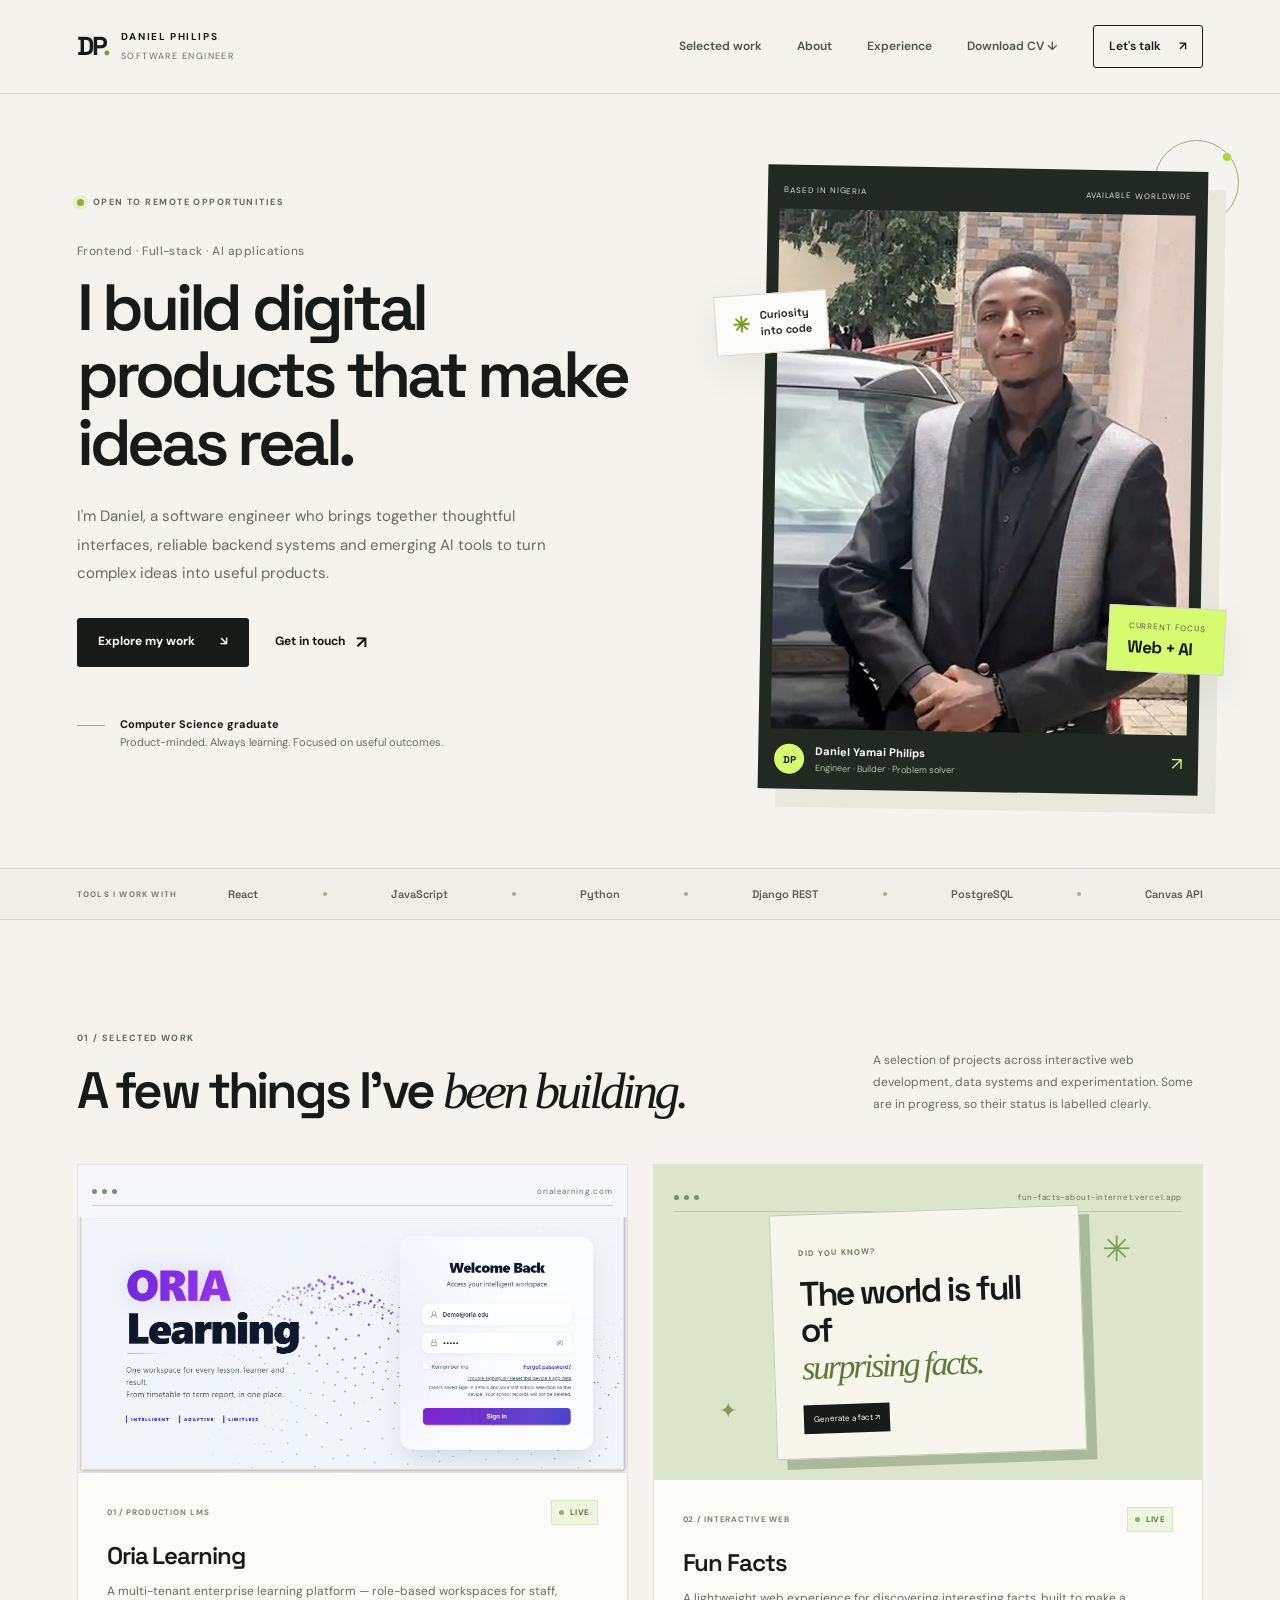
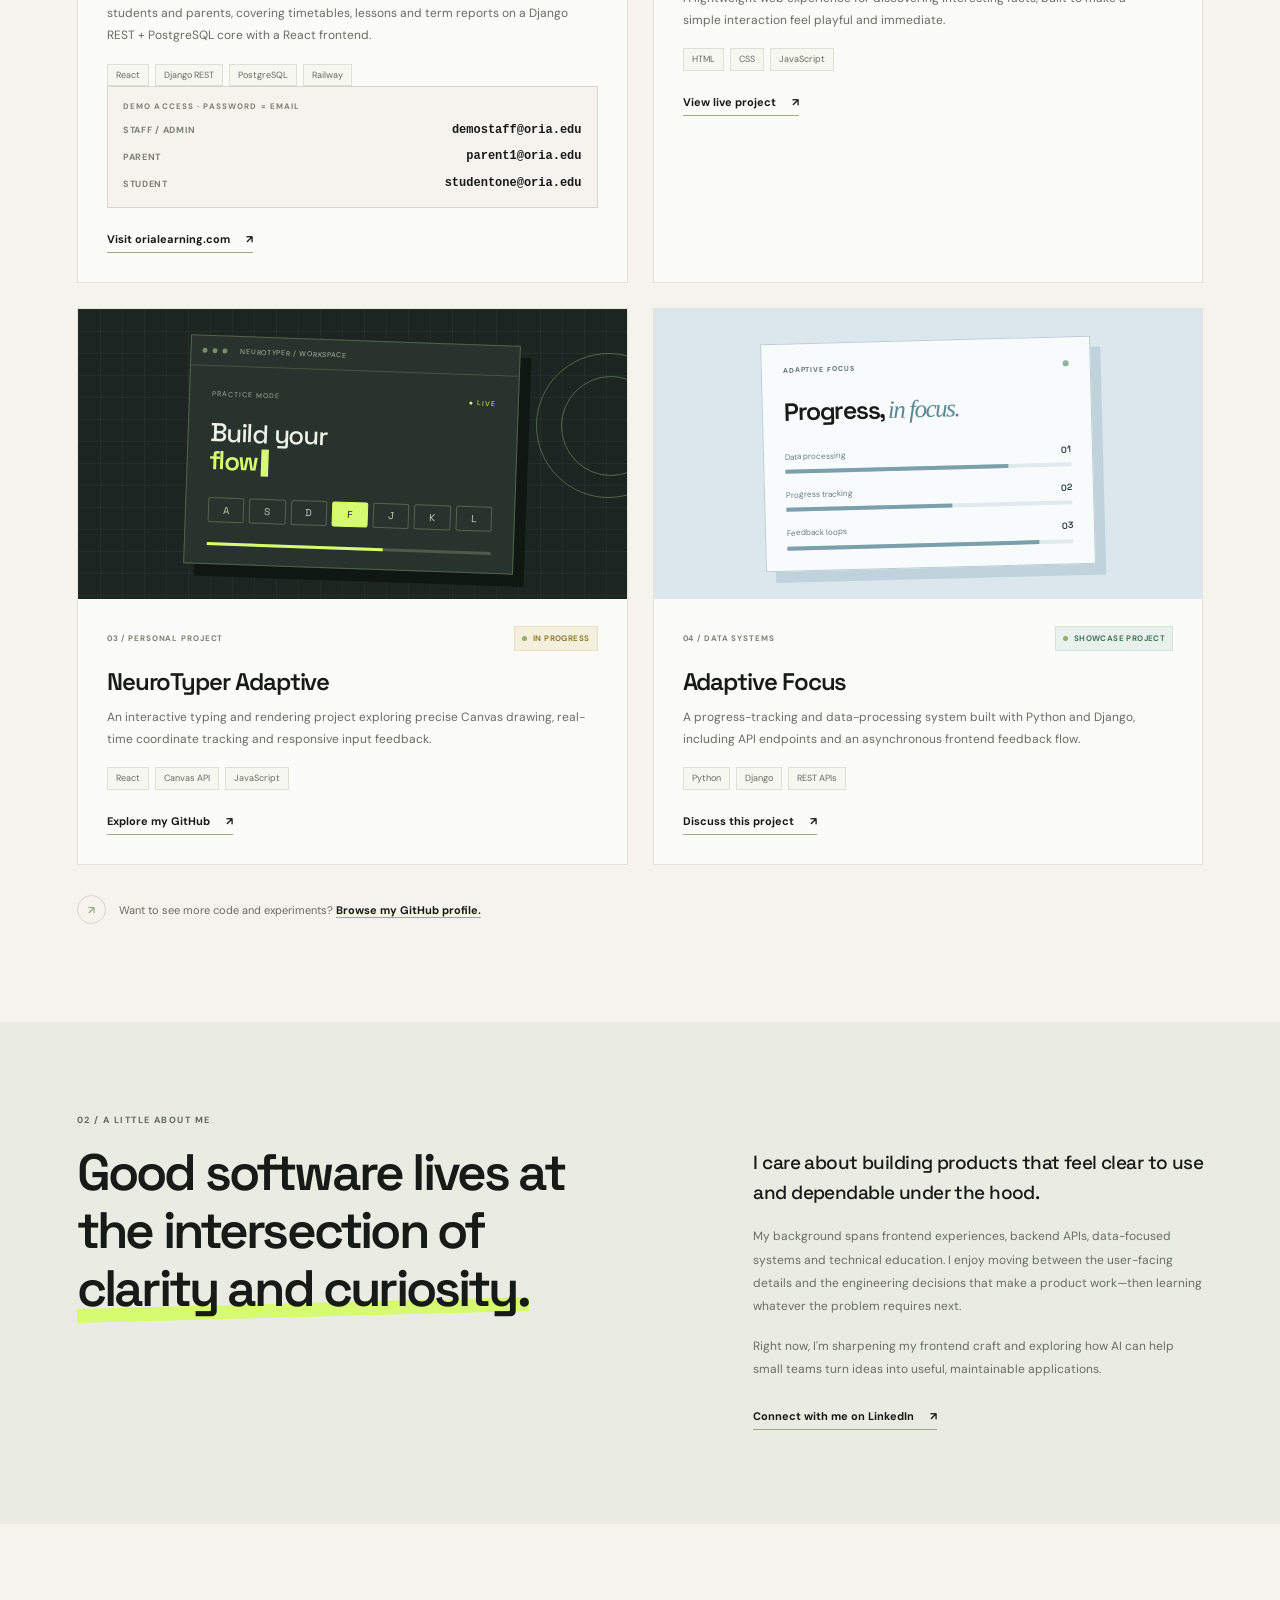
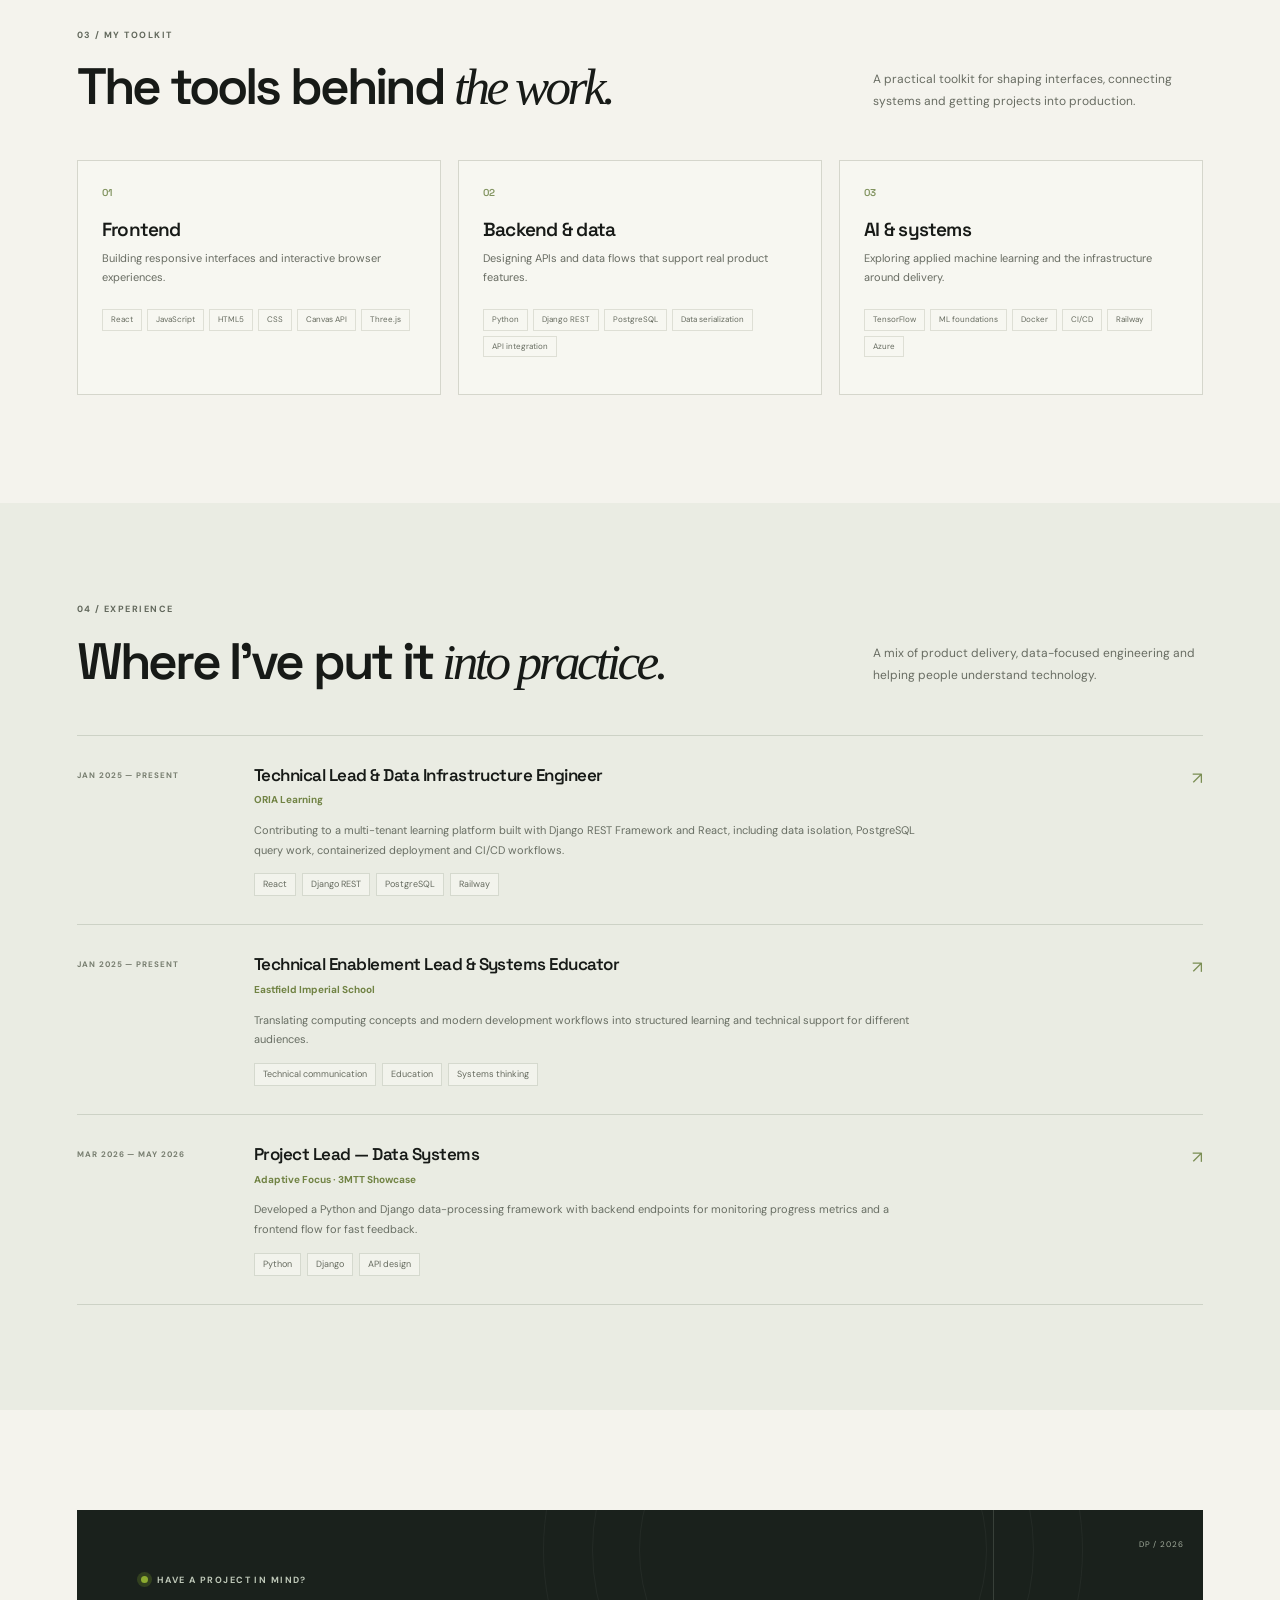
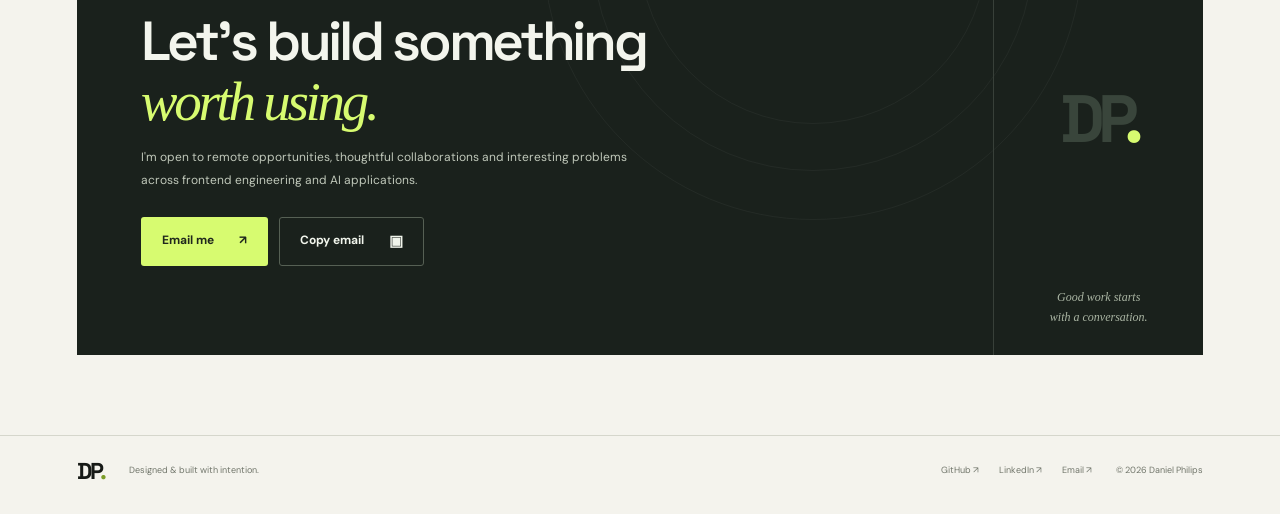
<file: index.html>
<!doctype html>
<html lang="en">
<head>
  <meta charset="utf-8">
  <meta name="viewport" content="width=device-width, initial-scale=1">
  <meta name="theme-color" content="#f4f3ed">
  <meta name="description" content="Daniel Yamai Philips is a software engineer building thoughtful web products with React, Python, Django and emerging AI technologies.">
  <meta property="og:title" content="Daniel Philips — Software Engineer & Product Builder">
  <meta property="og:description" content="Frontend, full-stack and AI application development. Explore selected projects and get in touch.">
  <meta property="og:type" content="website">
  <title>Daniel Philips — Software Engineer & Product Builder</title>
  <link rel="icon" type="image/svg+xml" href="assets/favicon.svg">
  <link rel="preconnect" href="https://fonts.googleapis.com">
  <link rel="preconnect" href="https://fonts.gstatic.com" crossorigin>
  <link href="https://fonts.googleapis.com/css2?family=DM+Sans:wght@400;500;600;700&family=Space+Grotesk:wght@400;500;600;700&display=swap" rel="stylesheet">
  <link rel="stylesheet" href="styles.css">
</head>
<body>
  <a class="skip-link" href="#main-content">Skip to content</a>
  <div class="site-shell">
    <header class="site-header">
      <a class="brand" href="#top" aria-label="Daniel Philips home">
        <span class="brand-mark">DP<span>.</span></span>
        <span class="brand-copy"><strong>DANIEL PHILIPS</strong><small>SOFTWARE ENGINEER</small></span>
      </a>
      <button class="menu-toggle" aria-expanded="false" aria-controls="primary-nav" aria-label="Open navigation">
        <span></span><span></span>
      </button>
      <nav id="primary-nav" class="primary-nav" aria-label="Main navigation">
        <a href="#work">Selected work</a>
        <a href="#about">About</a>
        <a href="#experience">Experience</a>
        <a href="assets/Daniel-Philips-CV.pdf" target="_blank" rel="noreferrer">Download CV <span aria-hidden="true">↓</span></a>
        <a href="#contact" class="nav-contact">Let's talk <span aria-hidden="true">↗</span></a>
      </nav>
    </header>

    <main id="top">
      <section id="main-content" class="hero section-pad" aria-labelledby="hero-title">
        <div class="hero-copy reveal">
          <div class="eyebrow"><span class="status-dot"></span> OPEN TO REMOTE OPPORTUNITIES</div>
          <p class="hero-kicker">Frontend · Full-stack · AI applications</p>
          <h1 id="hero-title">I build digital products that <span class="highlight">make ideas real.</span></h1>
          <p class="hero-summary">I'm Daniel, a software engineer who brings together thoughtful interfaces, reliable backend systems and emerging AI tools to turn complex ideas into useful products.</p>
          <div class="hero-actions">
            <a class="button button-dark" href="#work">Explore my work <span aria-hidden="true">↘</span></a>
            <a class="button button-text" href="mailto:danielyamaip112@gmail.com">Get in touch <span aria-hidden="true">↗</span></a>
          </div>
          <div class="hero-proof">
            <div class="proof-line"></div>
            <p><strong>Computer Science graduate</strong><br><span>Product-minded. Always learning. Focused on useful outcomes.</span></p>
          </div>
        </div>

        <div class="hero-visual reveal reveal-late">
          <div class="portrait-frame">
            <div class="portrait-topline"><span>BASED IN NIGERIA</span><span>AVAILABLE WORLDWIDE</span></div>
            <img src="assets/daniel-philips-portrait.jpg" alt="Daniel Philips wearing a black and grey suit" class="portrait" width="800" height="1000">
            <div class="portrait-caption"><span class="caption-orb"></span><span><strong>Daniel Yamai Philips</strong><small>Engineer · Builder · Problem solver</small></span><span class="caption-arrow" aria-hidden="true">↗</span></div>
          </div>
          <div class="float-note note-one"><span class="note-icon">✳</span><span>Curiosity<br>into code</span></div>
          <div class="float-note note-two"><span class="note-label">CURRENT FOCUS</span><strong>Web + AI</strong></div>
          <span class="decor-ring" aria-hidden="true"></span>
        </div>
      </section>

      <div class="tech-strip" aria-label="Technologies">
        <span class="strip-label">TOOLS I WORK WITH</span>
        <div class="tech-list"><span>React</span><i></i><span>JavaScript</span><i></i><span>Python</span><i></i><span>Django REST</span><i></i><span>PostgreSQL</span><i></i><span>Canvas API</span></div>
      </div>

      <section id="work" class="work-section section-pad" aria-labelledby="work-title">
        <div class="section-heading reveal">
          <div><p class="eyebrow section-index">01 / SELECTED WORK</p><h2 id="work-title">A few things I've <span class="serif-italic">been building.</span></h2></div>
          <p class="section-description">A selection of projects across interactive web development, data systems and experimentation. Some are in progress, so their status is labelled clearly.</p>
        </div>

        <div class="project-grid">
          <article class="project-card reveal">
            <div class="project-art oria-art">
              <div class="browser-bar"><span></span><span></span><span></span><small>orialearning.com</small></div>
              <img src="assets/oria-cover.png" alt="Oria Learning sign-in screen" loading="lazy">
            </div>
            <div class="project-info"><div class="project-meta"><span>01 / PRODUCTION LMS</span><span class="status-tag status-live"><i></i> LIVE</span></div><h3>Oria Learning</h3><p>A multi-tenant enterprise learning platform — role-based workspaces for staff, students and parents, covering timetables, lessons and term reports on a Django REST + PostgreSQL core with a React frontend.</p><div class="tag-row"><span>React</span><span>Django REST</span><span>PostgreSQL</span><span>Railway</span></div><div class="demo-creds"><span class="demo-title">DEMO ACCESS · PASSWORD = EMAIL</span><div class="demo-row"><span>Staff / Admin</span><b>demostaff@oria.edu</b></div><div class="demo-row"><span>Parent</span><b>parent1@oria.edu</b></div><div class="demo-row"><span>Student</span><b>studentone@oria.edu</b></div></div><a class="project-link" href="https://orialearning.com" target="_blank" rel="noreferrer">Visit orialearning.com <span aria-hidden="true">↗</span></a></div>
          </article>

          <article class="project-card reveal">
            <div class="project-art fun-art" aria-hidden="true">
              <div class="browser-bar"><span></span><span></span><span></span><small>fun-facts-about-internet.vercel.app</small></div>
              <div class="fun-art-content"><span class="mini-overline">DID YOU KNOW?</span><strong>The world is full of<br><em>surprising facts.</em></strong><span class="fun-pill">Generate a fact ↗</span></div>
              <div class="fun-spark spark-a">✳</div><div class="fun-spark spark-b">✦</div>
            </div>
            <div class="project-info"><div class="project-meta"><span>02 / INTERACTIVE WEB</span><span class="status-tag status-live"><i></i> LIVE</span></div><h3>Fun Facts</h3><p>A lightweight web experience for discovering interesting facts, built to make a simple interaction feel playful and immediate.</p><div class="tag-row"><span>HTML</span><span>CSS</span><span>JavaScript</span></div><a class="project-link" href="https://fun-facts-about-internet.vercel.app/" target="_blank" rel="noreferrer">View live project <span aria-hidden="true">↗</span></a></div>
          </article>

          <article class="project-card reveal">
            <div class="project-art neuro-art" aria-hidden="true">
              <div class="neuro-window"><div class="window-top"><span></span><span></span><span></span><small>NEUROTYPER / WORKSPACE</small></div><div class="typing-stage"><div class="typing-label">PRACTICE MODE <span>● LIVE</span></div><div class="typing-copy">Build your<br><b>flow<span class="cursor">▍</span></b></div><div class="key-row"><span>A</span><span>S</span><span>D</span><span>F</span><span>J</span><span>K</span><span>L</span></div><div class="stage-line"><span></span></div></div></div>
              <span class="art-orbit orbit-a"></span><span class="art-orbit orbit-b"></span>
            </div>
            <div class="project-info"><div class="project-meta"><span>03 / PERSONAL PROJECT</span><span class="status-tag status-build"><i></i> IN PROGRESS</span></div><h3>NeuroTyper Adaptive</h3><p>An interactive typing and rendering project exploring precise Canvas drawing, real-time coordinate tracking and responsive input feedback.</p><div class="tag-row"><span>React</span><span>Canvas API</span><span>JavaScript</span></div><a class="project-link" href="https://github.com/Rexangels" target="_blank" rel="noreferrer">Explore my GitHub <span aria-hidden="true">↗</span></a></div>
          </article>

          <article class="project-card reveal">
            <div class="project-art focus-art" aria-hidden="true">
              <div class="focus-panel"><div class="focus-head"><span>ADAPTIVE FOCUS</span><span class="focus-dot"></span></div><div class="focus-number">Progress, <em>in focus.</em></div><div class="progress-item"><span>Data processing</span><b>01</b><div class="progress-track"><i style="width:78%"></i></div></div><div class="progress-item"><span>Progress tracking</span><b>02</b><div class="progress-track"><i style="width:58%"></i></div></div><div class="progress-item"><span>Feedback loops</span><b>03</b><div class="progress-track"><i style="width:88%"></i></div></div></div>
            </div>
            <div class="project-info"><div class="project-meta"><span>04 / DATA SYSTEMS</span><span class="status-tag status-done"><i></i> SHOWCASE PROJECT</span></div><h3>Adaptive Focus</h3><p>A progress-tracking and data-processing system built with Python and Django, including API endpoints and an asynchronous frontend feedback flow.</p><div class="tag-row"><span>Python</span><span>Django</span><span>REST APIs</span></div><a class="project-link" href="mailto:danielyamaip112@gmail.com?subject=Adaptive%20Focus%20project%20discussion">Discuss this project <span aria-hidden="true">↗</span></a></div>
          </article>
        </div>
        <div class="work-footnote reveal"><span class="footnote-mark">↗</span><p>Want to see more code and experiments? <a href="https://github.com/Rexangels" target="_blank" rel="noreferrer">Browse my GitHub profile.</a></p></div>
      </section>

      <section id="about" class="about-section section-pad" aria-labelledby="about-title">
        <div class="about-intro reveal"><p class="eyebrow section-index">02 / A LITTLE ABOUT ME</p><h2 id="about-title">Good software lives at the intersection of <span class="highlight">clarity and curiosity.</span></h2></div>
        <div class="about-body reveal"><p class="about-lead">I care about building products that feel clear to use and dependable under the hood.</p><p>My background spans frontend experiences, backend APIs, data-focused systems and technical education. I enjoy moving between the user-facing details and the engineering decisions that make a product work—then learning whatever the problem requires next.</p><p>Right now, I'm sharpening my frontend craft and exploring how AI can help small teams turn ideas into useful, maintainable applications.</p><a class="inline-link" href="https://www.linkedin.com/in/daniel-yamai-philips-b79875277" target="_blank" rel="noreferrer">Connect with me on LinkedIn <span aria-hidden="true">↗</span></a></div>
      </section>

      <section class="skills-section section-pad" aria-labelledby="skills-title">
        <div class="section-heading reveal"><div><p class="eyebrow section-index">03 / MY TOOLKIT</p><h2 id="skills-title">The tools behind <span class="serif-italic">the work.</span></h2></div><p class="section-description">A practical toolkit for shaping interfaces, connecting systems and getting projects into production.</p></div>
        <div class="skills-grid reveal">
          <article class="skill-card"><div class="skill-number">01</div><h3>Frontend</h3><p>Building responsive interfaces and interactive browser experiences.</p><div class="skill-tags"><span>React</span><span>JavaScript</span><span>HTML5</span><span>CSS</span><span>Canvas API</span><span>Three.js</span></div></article>
          <article class="skill-card"><div class="skill-number">02</div><h3>Backend & data</h3><p>Designing APIs and data flows that support real product features.</p><div class="skill-tags"><span>Python</span><span>Django REST</span><span>PostgreSQL</span><span>Data serialization</span><span>API integration</span></div></article>
          <article class="skill-card"><div class="skill-number">03</div><h3>AI & systems</h3><p>Exploring applied machine learning and the infrastructure around delivery.</p><div class="skill-tags"><span>TensorFlow</span><span>ML foundations</span><span>Docker</span><span>CI/CD</span><span>Railway</span><span>Azure</span></div></article>
        </div>
      </section>

      <section id="experience" class="experience-section section-pad" aria-labelledby="experience-title">
        <div class="section-heading reveal"><div><p class="eyebrow section-index">04 / EXPERIENCE</p><h2 id="experience-title">Where I've put it <span class="serif-italic">into practice.</span></h2></div><p class="section-description">A mix of product delivery, data-focused engineering and helping people understand technology.</p></div>
        <div class="experience-list">
          <article class="experience-row reveal"><div class="experience-date">JAN 2025 — PRESENT</div><div class="experience-main"><h3>Technical Lead & Data Infrastructure Engineer</h3><p class="experience-org">ORIA Learning</p><p>Contributing to a multi-tenant learning platform built with Django REST Framework and React, including data isolation, PostgreSQL query work, containerized deployment and CI/CD workflows.</p><div class="tag-row"><span>React</span><span>Django REST</span><span>PostgreSQL</span><span>Railway</span></div></div><span class="experience-arrow" aria-hidden="true">↗</span></article>
          <article class="experience-row reveal"><div class="experience-date">JAN 2025 — PRESENT</div><div class="experience-main"><h3>Technical Enablement Lead & Systems Educator</h3><p class="experience-org">Eastfield Imperial School</p><p>Translating computing concepts and modern development workflows into structured learning and technical support for different audiences.</p><div class="tag-row"><span>Technical communication</span><span>Education</span><span>Systems thinking</span></div></div><span class="experience-arrow" aria-hidden="true">↗</span></article>
          <article class="experience-row reveal"><div class="experience-date">MAR 2026 — MAY 2026</div><div class="experience-main"><h3>Project Lead — Data Systems</h3><p class="experience-org">Adaptive Focus · 3MTT Showcase</p><p>Developed a Python and Django data-processing framework with backend endpoints for monitoring progress metrics and a frontend flow for fast feedback.</p><div class="tag-row"><span>Python</span><span>Django</span><span>API design</span></div></div><span class="experience-arrow" aria-hidden="true">↗</span></article>
        </div>
      </section>

      <section id="contact" class="contact-section section-pad" aria-labelledby="contact-title">
        <div class="contact-card reveal"><div class="contact-pattern" aria-hidden="true"></div><div class="contact-content"><p class="eyebrow"><span class="status-dot"></span> HAVE A PROJECT IN MIND?</p><h2 id="contact-title">Let's build something <span>worth using.</span></h2><p>I'm open to remote opportunities, thoughtful collaborations and interesting problems across frontend engineering and AI applications.</p><div class="contact-actions"><a class="button button-lime" href="mailto:danielyamaip112@gmail.com">Email me <span aria-hidden="true">↗</span></a><button class="button button-outline" id="copy-email" data-email="danielyamaip112@gmail.com">Copy email <span aria-hidden="true">▣</span></button></div><p class="copy-feedback" id="copy-feedback" role="status" aria-live="polite"></p></div><div class="contact-side"><span class="side-index">DP / 2026</span><div class="side-monogram">DP<span>.</span></div><span class="side-note">Good work starts<br>with a conversation.</span></div></div>
      </section>
    </main>

    <footer class="site-footer section-pad"><a class="footer-brand" href="#top">DP<span>.</span></a><p>Designed & built with intention.</p><div class="footer-links"><a href="https://github.com/Rexangels" target="_blank" rel="noreferrer">GitHub ↗</a><a href="https://www.linkedin.com/in/daniel-yamai-philips-b79875277" target="_blank" rel="noreferrer">LinkedIn ↗</a><a href="mailto:danielyamaip112@gmail.com">Email ↗</a></div><span class="copyright">© <span id="year"></span> Daniel Philips</span></footer>
  </div>
  <script src="script.js"></script>
</body>
</html>
</file>
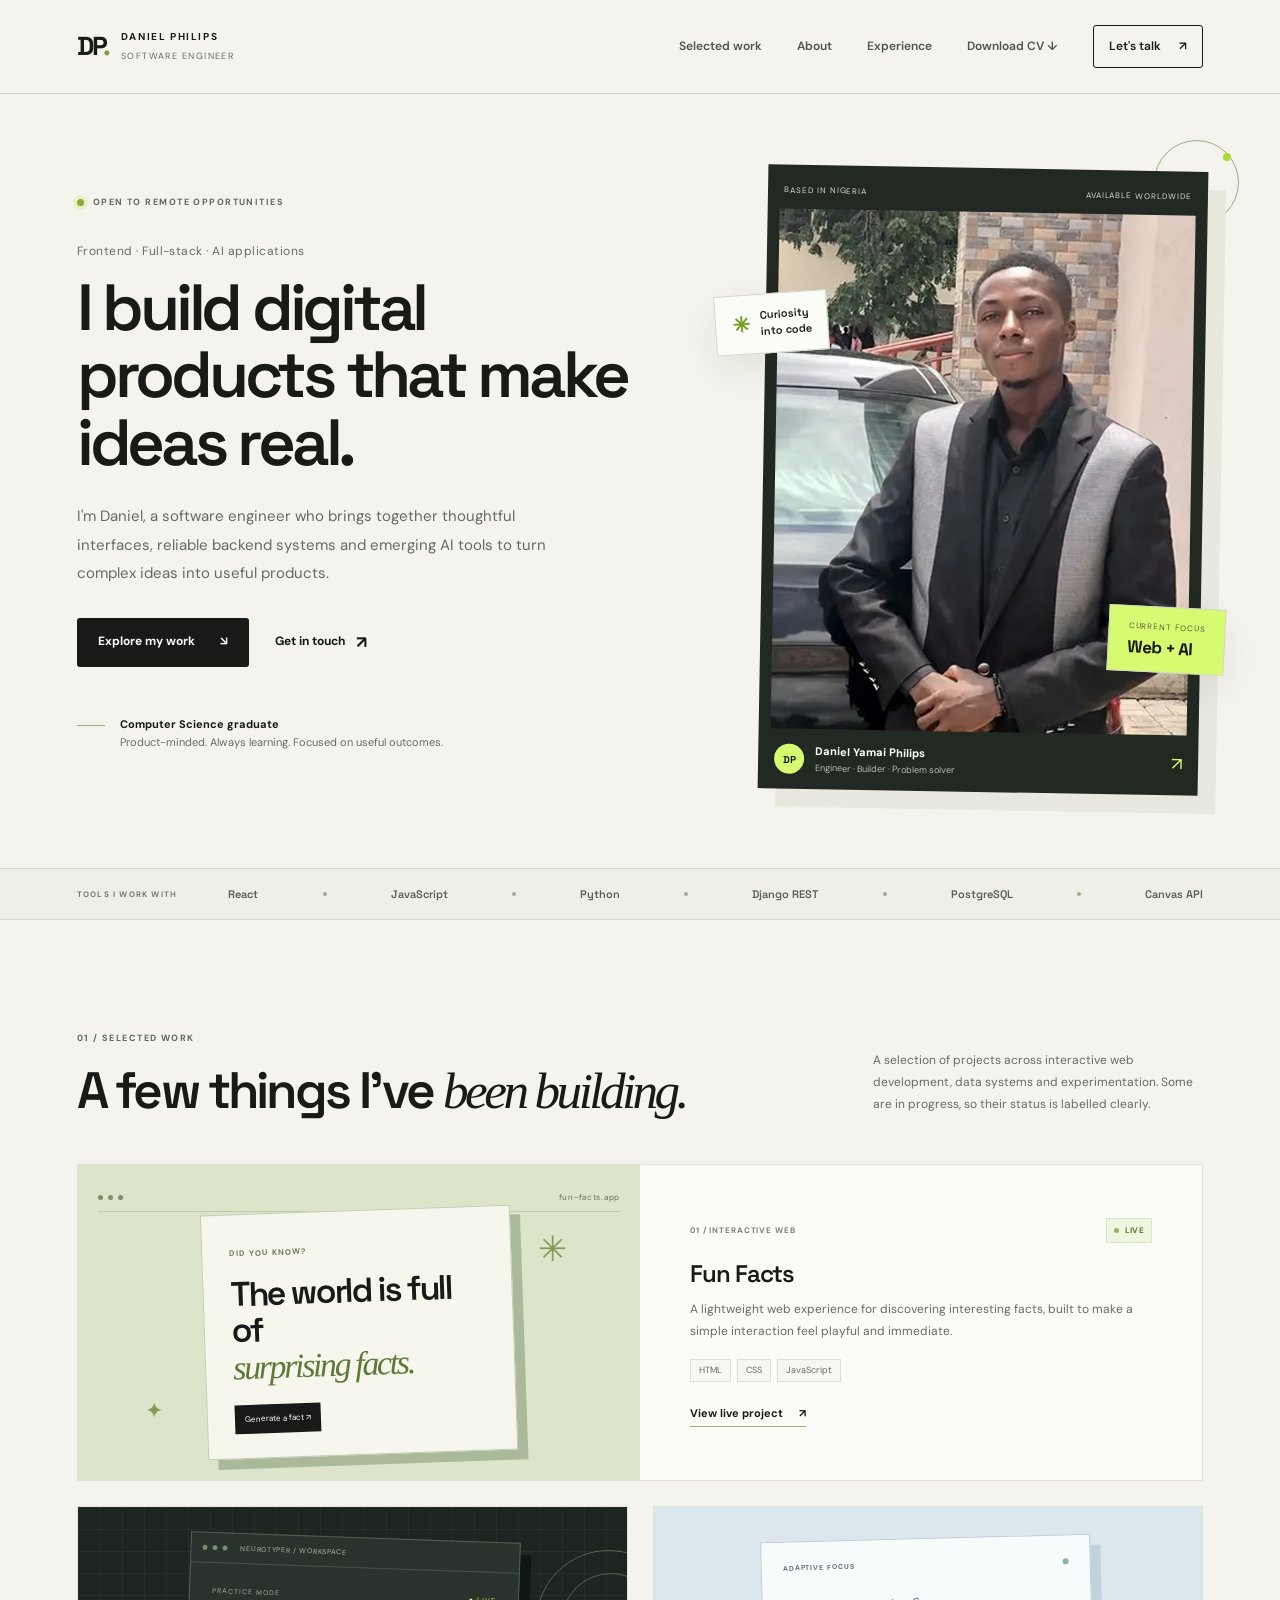
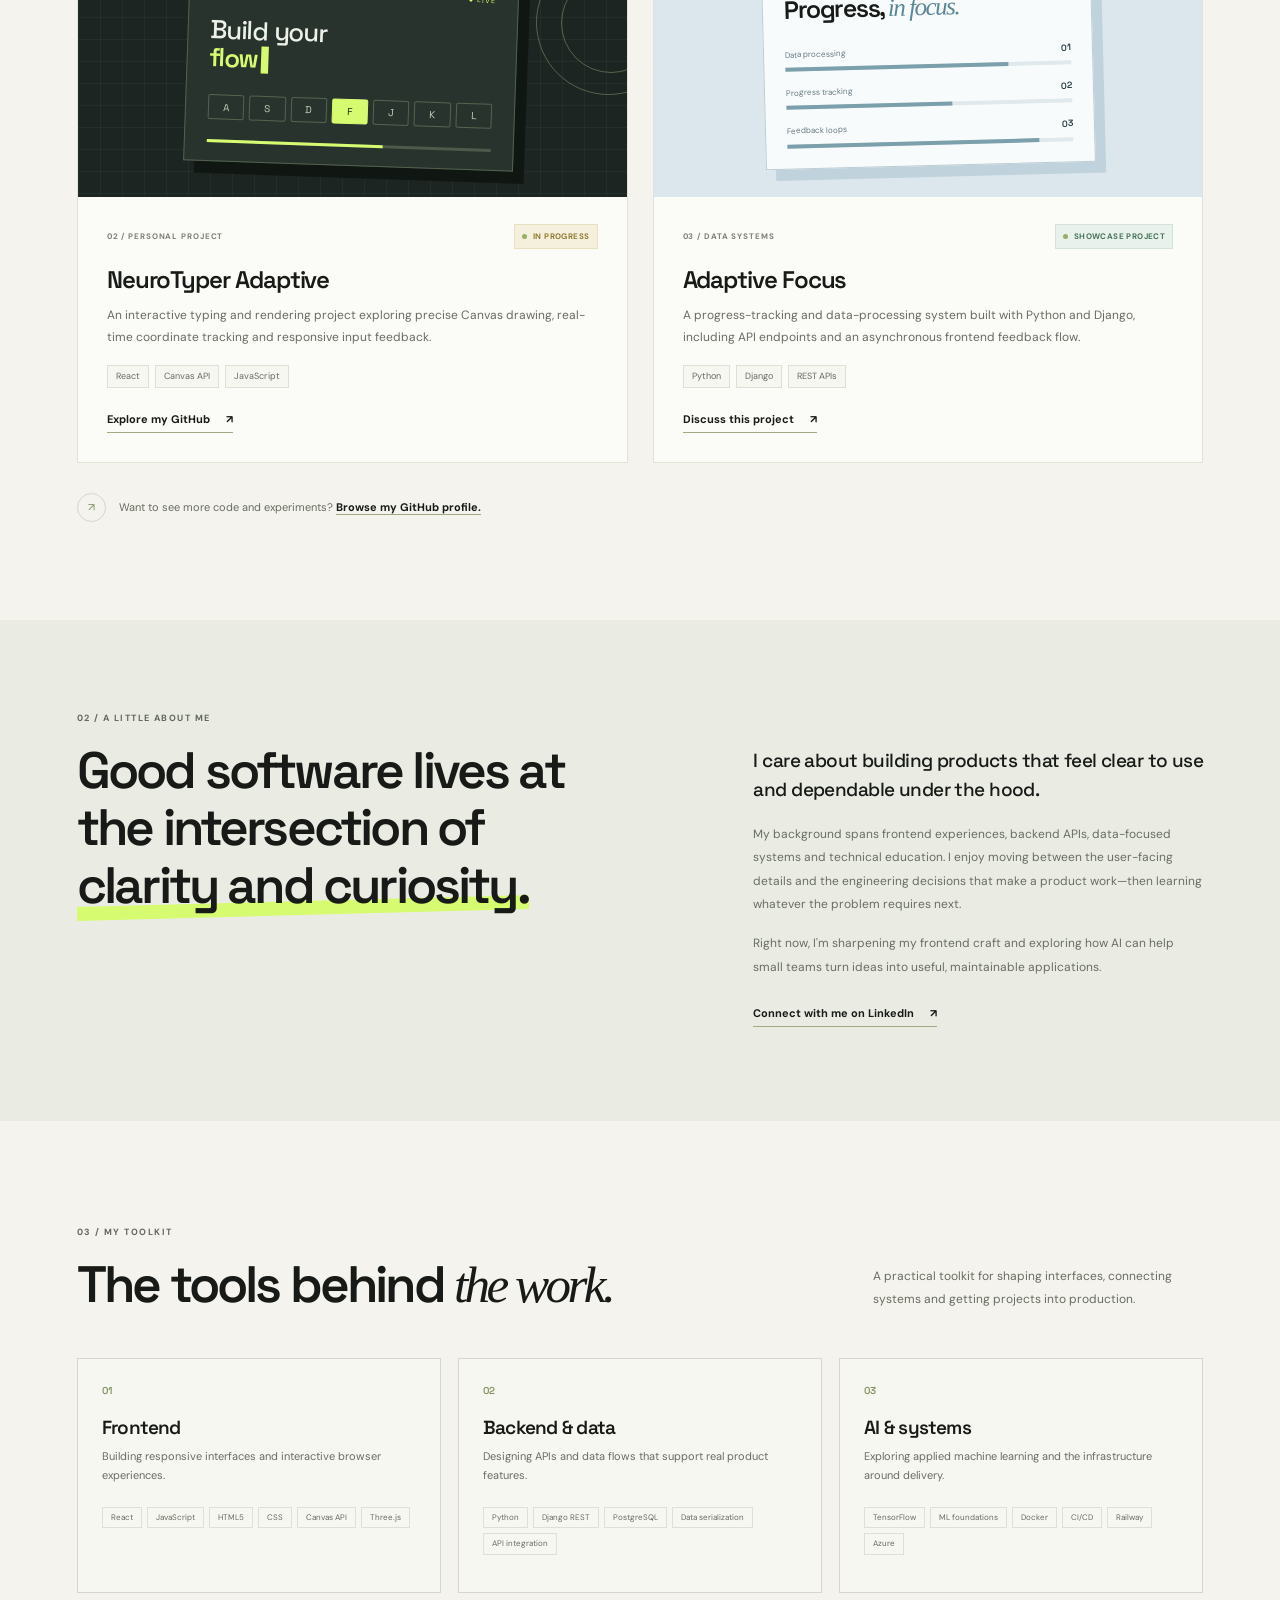
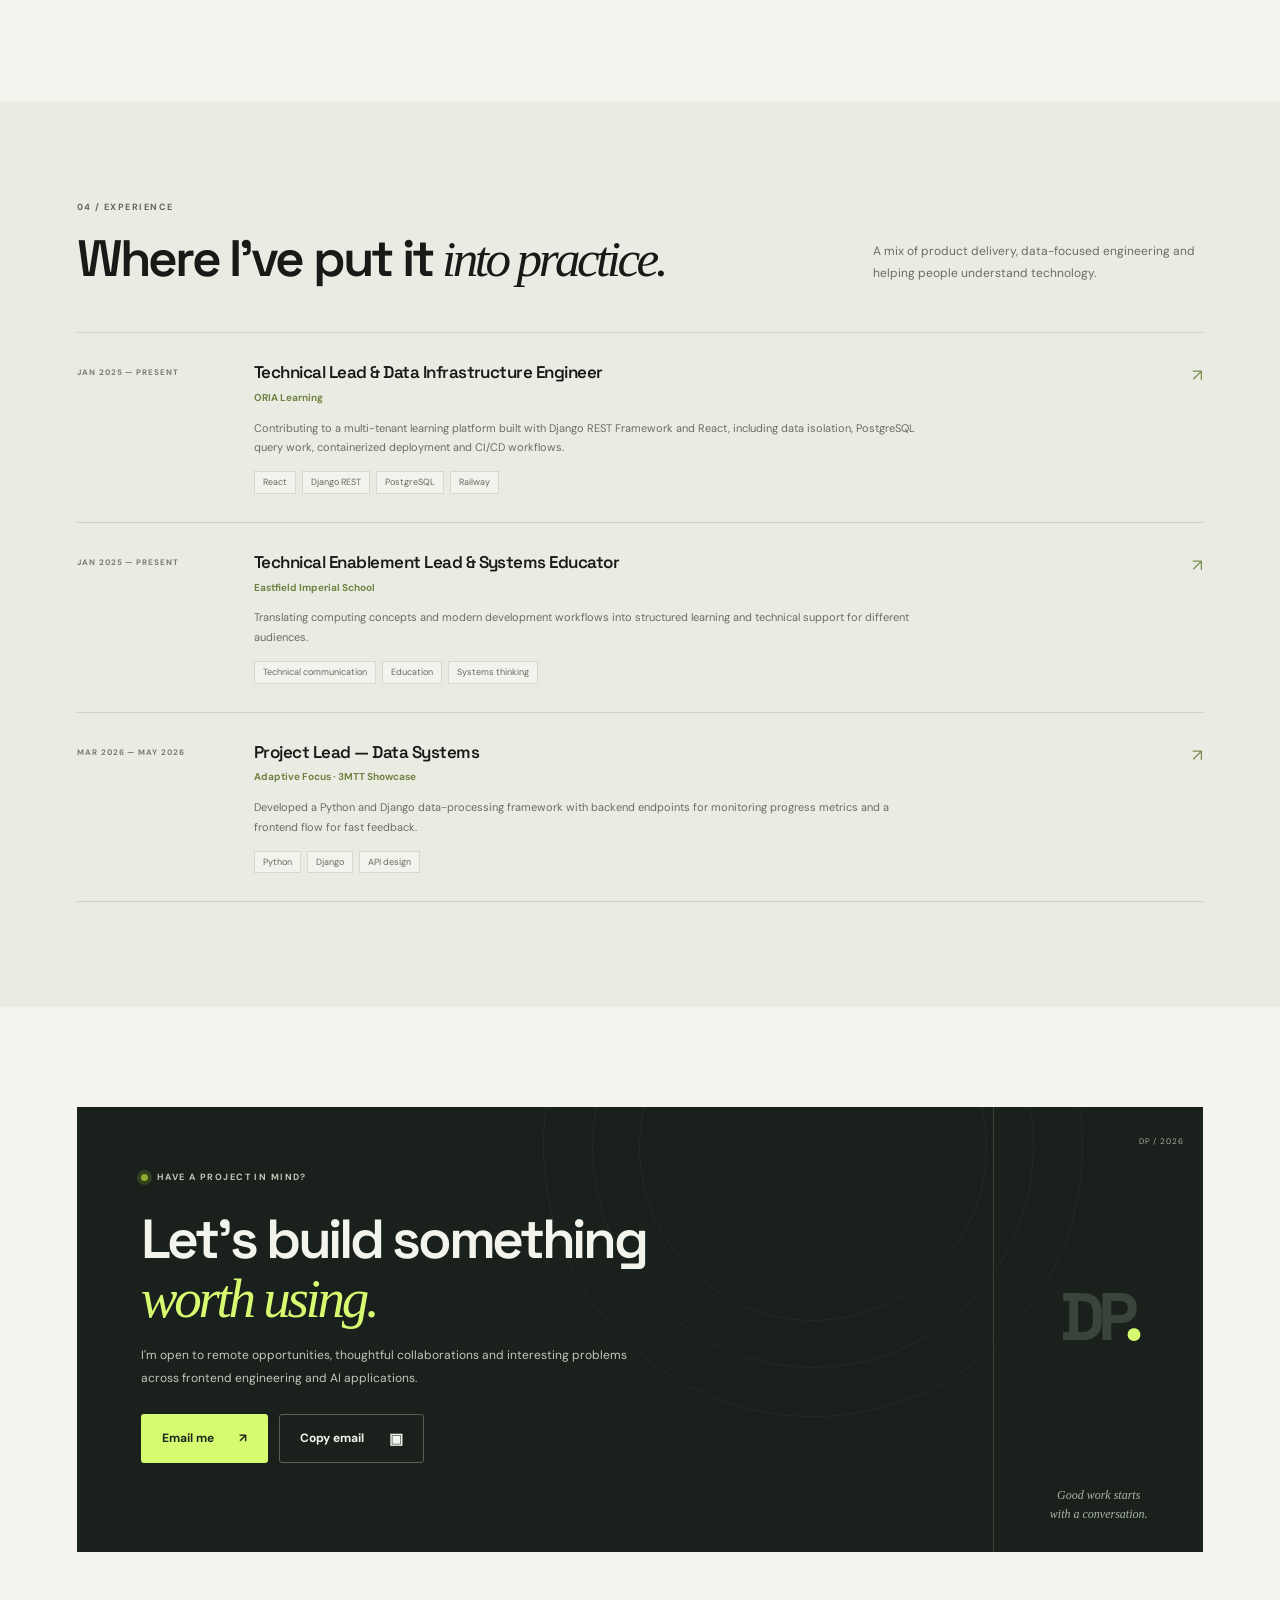
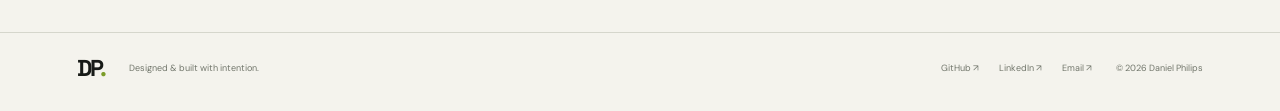
<file: daniel_philips_portfolio/index.html>
<!doctype html>
<html lang="en">
<head>
  <meta charset="utf-8">
  <meta name="viewport" content="width=device-width, initial-scale=1">
  <meta name="theme-color" content="#f4f3ed">
  <meta name="description" content="Daniel Yamai Philips is a software engineer building thoughtful web products with React, Python, Django and emerging AI technologies.">
  <meta property="og:title" content="Daniel Philips — Software Engineer & Product Builder">
  <meta property="og:description" content="Frontend, full-stack and AI application development. Explore selected projects and get in touch.">
  <meta property="og:type" content="website">
  <title>Daniel Philips — Software Engineer & Product Builder</title>
  <link rel="icon" type="image/svg+xml" href="assets/favicon.svg">
  <link rel="preconnect" href="https://fonts.googleapis.com">
  <link rel="preconnect" href="https://fonts.gstatic.com" crossorigin>
  <link href="https://fonts.googleapis.com/css2?family=DM+Sans:wght@400;500;600;700&family=Space+Grotesk:wght@400;500;600;700&display=swap" rel="stylesheet">
  <link rel="stylesheet" href="styles.css">
</head>
<body>
  <a class="skip-link" href="#main-content">Skip to content</a>
  <div class="site-shell">
    <header class="site-header">
      <a class="brand" href="#top" aria-label="Daniel Philips home">
        <span class="brand-mark">DP<span>.</span></span>
        <span class="brand-copy"><strong>DANIEL PHILIPS</strong><small>SOFTWARE ENGINEER</small></span>
      </a>
      <button class="menu-toggle" aria-expanded="false" aria-controls="primary-nav" aria-label="Open navigation">
        <span></span><span></span>
      </button>
      <nav id="primary-nav" class="primary-nav" aria-label="Main navigation">
        <a href="#work">Selected work</a>
        <a href="#about">About</a>
        <a href="#experience">Experience</a>
        <a href="assets/Daniel-Philips-CV.pdf" target="_blank" rel="noreferrer">Download CV <span aria-hidden="true">↓</span></a>
        <a href="#contact" class="nav-contact">Let's talk <span aria-hidden="true">↗</span></a>
      </nav>
    </header>

    <main id="top">
      <section id="main-content" class="hero section-pad" aria-labelledby="hero-title">
        <div class="hero-copy reveal">
          <div class="eyebrow"><span class="status-dot"></span> OPEN TO REMOTE OPPORTUNITIES</div>
          <p class="hero-kicker">Frontend · Full-stack · AI applications</p>
          <h1 id="hero-title">I build digital products that <span class="highlight">make ideas real.</span></h1>
          <p class="hero-summary">I'm Daniel, a software engineer who brings together thoughtful interfaces, reliable backend systems and emerging AI tools to turn complex ideas into useful products.</p>
          <div class="hero-actions">
            <a class="button button-dark" href="#work">Explore my work <span aria-hidden="true">↘</span></a>
            <a class="button button-text" href="mailto:danielyamaip112@gmail.com">Get in touch <span aria-hidden="true">↗</span></a>
          </div>
          <div class="hero-proof">
            <div class="proof-line"></div>
            <p><strong>Computer Science graduate</strong><br><span>Product-minded. Always learning. Focused on useful outcomes.</span></p>
          </div>
        </div>

        <div class="hero-visual reveal reveal-late">
          <div class="portrait-frame">
            <div class="portrait-topline"><span>BASED IN NIGERIA</span><span>AVAILABLE WORLDWIDE</span></div>
            <img src="assets/daniel-philips-portrait.jpg" alt="Daniel Philips wearing a black and grey suit" class="portrait" width="800" height="1000">
            <div class="portrait-caption"><span class="caption-orb"></span><span><strong>Daniel Yamai Philips</strong><small>Engineer · Builder · Problem solver</small></span><span class="caption-arrow" aria-hidden="true">↗</span></div>
          </div>
          <div class="float-note note-one"><span class="note-icon">✳</span><span>Curiosity<br>into code</span></div>
          <div class="float-note note-two"><span class="note-label">CURRENT FOCUS</span><strong>Web + AI</strong></div>
          <span class="decor-ring" aria-hidden="true"></span>
        </div>
      </section>

      <div class="tech-strip" aria-label="Technologies">
        <span class="strip-label">TOOLS I WORK WITH</span>
        <div class="tech-list"><span>React</span><i></i><span>JavaScript</span><i></i><span>Python</span><i></i><span>Django REST</span><i></i><span>PostgreSQL</span><i></i><span>Canvas API</span></div>
      </div>

      <section id="work" class="work-section section-pad" aria-labelledby="work-title">
        <div class="section-heading reveal">
          <div><p class="eyebrow section-index">01 / SELECTED WORK</p><h2 id="work-title">A few things I've <span class="serif-italic">been building.</span></h2></div>
          <p class="section-description">A selection of projects across interactive web development, data systems and experimentation. Some are in progress, so their status is labelled clearly.</p>
        </div>

        <div class="project-grid">
          <article class="project-card project-featured reveal">
            <div class="project-art fun-art" aria-hidden="true">
              <div class="browser-bar"><span></span><span></span><span></span><small>fun-facts.app</small></div>
              <div class="fun-art-content"><span class="mini-overline">DID YOU KNOW?</span><strong>The world is full of<br><em>surprising facts.</em></strong><span class="fun-pill">Generate a fact ↗</span></div>
              <div class="fun-spark spark-a">✳</div><div class="fun-spark spark-b">✦</div>
            </div>
            <div class="project-info"><div class="project-meta"><span>01 / INTERACTIVE WEB</span><span class="status-tag status-live"><i></i> LIVE</span></div><h3>Fun Facts</h3><p>A lightweight web experience for discovering interesting facts, built to make a simple interaction feel playful and immediate.</p><div class="tag-row"><span>HTML</span><span>CSS</span><span>JavaScript</span></div><a class="project-link" href="https://fun-facts-zeta.vercel.app/" target="_blank" rel="noreferrer">View live project <span aria-hidden="true">↗</span></a></div>
          </article>

          <article class="project-card reveal">
            <div class="project-art neuro-art" aria-hidden="true">
              <div class="neuro-window"><div class="window-top"><span></span><span></span><span></span><small>NEUROTYPER / WORKSPACE</small></div><div class="typing-stage"><div class="typing-label">PRACTICE MODE <span>● LIVE</span></div><div class="typing-copy">Build your<br><b>flow<span class="cursor">▍</span></b></div><div class="key-row"><span>A</span><span>S</span><span>D</span><span>F</span><span>J</span><span>K</span><span>L</span></div><div class="stage-line"><span></span></div></div></div>
              <span class="art-orbit orbit-a"></span><span class="art-orbit orbit-b"></span>
            </div>
            <div class="project-info"><div class="project-meta"><span>02 / PERSONAL PROJECT</span><span class="status-tag status-build"><i></i> IN PROGRESS</span></div><h3>NeuroTyper Adaptive</h3><p>An interactive typing and rendering project exploring precise Canvas drawing, real-time coordinate tracking and responsive input feedback.</p><div class="tag-row"><span>React</span><span>Canvas API</span><span>JavaScript</span></div><a class="project-link" href="https://github.com/Rexangels" target="_blank" rel="noreferrer">Explore my GitHub <span aria-hidden="true">↗</span></a></div>
          </article>

          <article class="project-card reveal">
            <div class="project-art focus-art" aria-hidden="true">
              <div class="focus-panel"><div class="focus-head"><span>ADAPTIVE FOCUS</span><span class="focus-dot"></span></div><div class="focus-number">Progress, <em>in focus.</em></div><div class="progress-item"><span>Data processing</span><b>01</b><div class="progress-track"><i style="width:78%"></i></div></div><div class="progress-item"><span>Progress tracking</span><b>02</b><div class="progress-track"><i style="width:58%"></i></div></div><div class="progress-item"><span>Feedback loops</span><b>03</b><div class="progress-track"><i style="width:88%"></i></div></div></div>
            </div>
            <div class="project-info"><div class="project-meta"><span>03 / DATA SYSTEMS</span><span class="status-tag status-done"><i></i> SHOWCASE PROJECT</span></div><h3>Adaptive Focus</h3><p>A progress-tracking and data-processing system built with Python and Django, including API endpoints and an asynchronous frontend feedback flow.</p><div class="tag-row"><span>Python</span><span>Django</span><span>REST APIs</span></div><a class="project-link" href="mailto:danielyamaip112@gmail.com?subject=Adaptive%20Focus%20project%20discussion">Discuss this project <span aria-hidden="true">↗</span></a></div>
          </article>
        </div>
        <div class="work-footnote reveal"><span class="footnote-mark">↗</span><p>Want to see more code and experiments? <a href="https://github.com/Rexangels" target="_blank" rel="noreferrer">Browse my GitHub profile.</a></p></div>
      </section>

      <section id="about" class="about-section section-pad" aria-labelledby="about-title">
        <div class="about-intro reveal"><p class="eyebrow section-index">02 / A LITTLE ABOUT ME</p><h2 id="about-title">Good software lives at the intersection of <span class="highlight">clarity and curiosity.</span></h2></div>
        <div class="about-body reveal"><p class="about-lead">I care about building products that feel clear to use and dependable under the hood.</p><p>My background spans frontend experiences, backend APIs, data-focused systems and technical education. I enjoy moving between the user-facing details and the engineering decisions that make a product work—then learning whatever the problem requires next.</p><p>Right now, I'm sharpening my frontend craft and exploring how AI can help small teams turn ideas into useful, maintainable applications.</p><a class="inline-link" href="https://www.linkedin.com/in/daniel-yamai-philips-b79875277" target="_blank" rel="noreferrer">Connect with me on LinkedIn <span aria-hidden="true">↗</span></a></div>
      </section>

      <section class="skills-section section-pad" aria-labelledby="skills-title">
        <div class="section-heading reveal"><div><p class="eyebrow section-index">03 / MY TOOLKIT</p><h2 id="skills-title">The tools behind <span class="serif-italic">the work.</span></h2></div><p class="section-description">A practical toolkit for shaping interfaces, connecting systems and getting projects into production.</p></div>
        <div class="skills-grid reveal">
          <article class="skill-card"><div class="skill-number">01</div><h3>Frontend</h3><p>Building responsive interfaces and interactive browser experiences.</p><div class="skill-tags"><span>React</span><span>JavaScript</span><span>HTML5</span><span>CSS</span><span>Canvas API</span><span>Three.js</span></div></article>
          <article class="skill-card"><div class="skill-number">02</div><h3>Backend & data</h3><p>Designing APIs and data flows that support real product features.</p><div class="skill-tags"><span>Python</span><span>Django REST</span><span>PostgreSQL</span><span>Data serialization</span><span>API integration</span></div></article>
          <article class="skill-card"><div class="skill-number">03</div><h3>AI & systems</h3><p>Exploring applied machine learning and the infrastructure around delivery.</p><div class="skill-tags"><span>TensorFlow</span><span>ML foundations</span><span>Docker</span><span>CI/CD</span><span>Railway</span><span>Azure</span></div></article>
        </div>
      </section>

      <section id="experience" class="experience-section section-pad" aria-labelledby="experience-title">
        <div class="section-heading reveal"><div><p class="eyebrow section-index">04 / EXPERIENCE</p><h2 id="experience-title">Where I've put it <span class="serif-italic">into practice.</span></h2></div><p class="section-description">A mix of product delivery, data-focused engineering and helping people understand technology.</p></div>
        <div class="experience-list">
          <article class="experience-row reveal"><div class="experience-date">JAN 2025 — PRESENT</div><div class="experience-main"><h3>Technical Lead & Data Infrastructure Engineer</h3><p class="experience-org">ORIA Learning</p><p>Contributing to a multi-tenant learning platform built with Django REST Framework and React, including data isolation, PostgreSQL query work, containerized deployment and CI/CD workflows.</p><div class="tag-row"><span>React</span><span>Django REST</span><span>PostgreSQL</span><span>Railway</span></div></div><span class="experience-arrow" aria-hidden="true">↗</span></article>
          <article class="experience-row reveal"><div class="experience-date">JAN 2025 — PRESENT</div><div class="experience-main"><h3>Technical Enablement Lead & Systems Educator</h3><p class="experience-org">Eastfield Imperial School</p><p>Translating computing concepts and modern development workflows into structured learning and technical support for different audiences.</p><div class="tag-row"><span>Technical communication</span><span>Education</span><span>Systems thinking</span></div></div><span class="experience-arrow" aria-hidden="true">↗</span></article>
          <article class="experience-row reveal"><div class="experience-date">MAR 2026 — MAY 2026</div><div class="experience-main"><h3>Project Lead — Data Systems</h3><p class="experience-org">Adaptive Focus · 3MTT Showcase</p><p>Developed a Python and Django data-processing framework with backend endpoints for monitoring progress metrics and a frontend flow for fast feedback.</p><div class="tag-row"><span>Python</span><span>Django</span><span>API design</span></div></div><span class="experience-arrow" aria-hidden="true">↗</span></article>
        </div>
      </section>

      <section id="contact" class="contact-section section-pad" aria-labelledby="contact-title">
        <div class="contact-card reveal"><div class="contact-pattern" aria-hidden="true"></div><div class="contact-content"><p class="eyebrow"><span class="status-dot"></span> HAVE A PROJECT IN MIND?</p><h2 id="contact-title">Let's build something <span>worth using.</span></h2><p>I'm open to remote opportunities, thoughtful collaborations and interesting problems across frontend engineering and AI applications.</p><div class="contact-actions"><a class="button button-lime" href="mailto:danielyamaip112@gmail.com">Email me <span aria-hidden="true">↗</span></a><button class="button button-outline" id="copy-email" data-email="danielyamaip112@gmail.com">Copy email <span aria-hidden="true">▣</span></button></div><p class="copy-feedback" id="copy-feedback" role="status" aria-live="polite"></p></div><div class="contact-side"><span class="side-index">DP / 2026</span><div class="side-monogram">DP<span>.</span></div><span class="side-note">Good work starts<br>with a conversation.</span></div></div>
      </section>
    </main>

    <footer class="site-footer section-pad"><a class="footer-brand" href="#top">DP<span>.</span></a><p>Designed & built with intention.</p><div class="footer-links"><a href="https://github.com/Rexangels" target="_blank" rel="noreferrer">GitHub ↗</a><a href="https://www.linkedin.com/in/daniel-yamai-philips-b79875277" target="_blank" rel="noreferrer">LinkedIn ↗</a><a href="mailto:danielyamaip112@gmail.com">Email ↗</a></div><span class="copyright">© <span id="year"></span> Daniel Philips</span></footer>
  </div>
  <script src="script.js"></script>
</body>
</html>
</file>
<file: styles.css>
:root{--paper:#f4f3ed;--paper-deep:#e9e8df;--ink:#171a17;--muted:#686c62;--line:#d5d6cc;--lime:#d7fb70;--lime-dark:#a8d934;--white:#fbfbf7;--font-body:'DM Sans',Arial,sans-serif;--font-display:'Space Grotesk','DM Sans',sans-serif;--max:1200px;--ease:cubic-bezier(.2,.7,.2,1)}
*{box-sizing:border-box}.skip-link{position:absolute;left:16px;top:-60px;z-index:100;background:var(--lime);color:var(--ink);padding:10px 14px;font-size:12px;font-weight:700}.skip-link:focus{top:12px}html{scroll-behavior:smooth;scroll-padding-top:96px}body{margin:0;background:var(--paper);color:var(--ink);font-family:var(--font-body);font-size:15px;line-height:1.65;-webkit-font-smoothing:antialiased}a{color:inherit;text-decoration:none}button{font:inherit}.site-shell{max-width:1600px;margin:0 auto;overflow:hidden}.section-pad{padding-left:clamp(24px,6vw,88px);padding-right:clamp(24px,6vw,88px)}.site-header{height:94px;padding:0 clamp(24px,6vw,88px);display:flex;align-items:center;justify-content:space-between;border-bottom:1px solid var(--line);position:relative;z-index:20}.brand{display:flex;align-items:center;gap:12px}.brand-mark{font:700 26px/.9 var(--font-display);letter-spacing:-2px}.brand-mark span,.footer-brand span{color:#7b9c28}.brand-copy{display:flex;flex-direction:column;gap:3px}.brand-copy strong{font-size:10px;letter-spacing:.16em}.brand-copy small{font-size:9px;letter-spacing:.16em;color:var(--muted)}.primary-nav{display:flex;align-items:center;gap:35px}.primary-nav>a{font-size:12px;font-weight:600;color:#4e534b;transition:color .2s}.primary-nav>a:hover,.footer-links a:hover{color:#789e23}.primary-nav .nav-contact{border:1px solid var(--ink);padding:11px 15px;border-radius:3px;color:var(--ink)}.nav-contact span{margin-left:15px}.menu-toggle{display:none}.hero{padding-top:74px;padding-bottom:76px;display:grid;grid-template-columns:minmax(0,1.06fr) minmax(360px,.8fr);gap:clamp(40px,8vw,115px);align-items:center;min-height:670px}.hero-copy{padding-bottom:12px}.eyebrow{margin:0;display:flex;align-items:center;gap:9px;color:#62685c;font-size:9px;line-height:1.4;font-weight:700;letter-spacing:.16em}.status-dot{width:7px;height:7px;border-radius:100%;display:inline-block;background:#8cab30;box-shadow:0 0 0 4px rgba(168,217,52,.17)}.hero-kicker{font-size:12px;color:var(--muted);margin:33px 0 12px;letter-spacing:.04em}.hero h1{font-family:var(--font-display);font-size:clamp(44px,5.1vw,72px);line-height:1.04;letter-spacing:-.065em;max-width:700px;margin:0;font-weight:600}.highlight{position:relative;z-index:0;white-space:normal}.highlight:after{position:absolute;content:"";height:.28em;left:0;right:0;bottom:.06em;background:var(--lime);z-index:-1;transform:rotate(-1.5deg)}.hero-summary{max-width:495px;color:#676b62;font-size:15px;line-height:1.9;margin:25px 0 0}.hero-actions{display:flex;align-items:center;gap:26px;margin-top:30px;flex-wrap:wrap}.button{min-height:49px;padding:0 20px;display:inline-flex;align-items:center;justify-content:center;gap:25px;border:1px solid transparent;border-radius:3px;font-size:12px;font-weight:700;cursor:pointer;transition:transform .2s var(--ease),background .2s,color .2s,border-color .2s}.button:hover{transform:translateY(-2px)}.button-dark{background:var(--ink);color:var(--white)}.button-dark:hover{background:#31382e}.button-text{padding:0;border:0;background:transparent;color:var(--ink);gap:11px}.button-text span{font-size:17px}.hero-proof{display:flex;align-items:flex-start;gap:15px;margin-top:48px}.proof-line{width:28px;height:1px;background:#9fac80;margin-top:10px;flex-shrink:0}.hero-proof p{font-size:11px;line-height:1.7;margin:0}.hero-proof strong{font-weight:700}.hero-proof p span{color:var(--muted)}.hero-visual{position:relative;max-width:440px;width:100%;justify-self:end}.portrait-frame{position:relative;background:#222923;padding:12px 12px 11px;box-shadow:18px 18px 0 var(--paper-deep);z-index:2;transform:rotate(1deg)}.portrait-topline{color:#d8ddd2;font-size:8px;letter-spacing:.12em;display:flex;justify-content:space-between;padding:7px 4px 12px}.portrait{width:100%;height:auto;display:block;aspect-ratio:4/5;object-fit:cover;object-position:center 38%;filter:saturate(.91)}.portrait-caption{display:flex;align-items:center;gap:11px;background:#222923;color:#fff;padding:13px 4px 2px}.caption-orb{width:30px;height:30px;border-radius:50%;background:var(--lime);display:grid;place-items:center;flex-shrink:0}.caption-orb:before{content:"DP";font:700 10px var(--font-display);color:var(--ink)}.portrait-caption>span:nth-child(2){display:flex;flex-direction:column;gap:1px}.portrait-caption strong{font-size:11px}.portrait-caption small{font-size:9px;color:#b8bfb2}.caption-arrow{margin-left:auto;font-size:18px;color:var(--lime)}.float-note{position:absolute;z-index:3;box-shadow:0 14px 40px #22240e15;border:1px solid var(--line)}.note-one{top:20%;left:-48px;background:var(--white);padding:13px 16px;display:flex;align-items:center;gap:10px;font:600 11px/1.45 var(--font-display);transform:rotate(-4deg)}.note-icon{font-size:21px;color:#789e23}.note-two{right:-22px;bottom:19%;background:var(--lime);padding:13px 19px;display:flex;flex-direction:column;gap:3px;transform:rotate(3deg)}.note-label{font-size:8px;letter-spacing:.12em;color:#525d3a}.note-two strong{font:700 17px var(--font-display);letter-spacing:-.04em}.decor-ring{position:absolute;width:85px;height:85px;border:1px solid #9cab7d;border-radius:50%;right:-36px;top:-28px;z-index:1}.decor-ring:after{content:"";position:absolute;width:8px;height:8px;background:var(--lime-dark);border-radius:50%;right:7px;top:12px}.tech-strip{border-top:1px solid var(--line);border-bottom:1px solid var(--line);padding:18px clamp(24px,6vw,88px);display:flex;align-items:center;gap:clamp(20px,4vw,55px);background:#efeee7}.strip-label{white-space:nowrap;font-size:8px;letter-spacing:.15em;font-weight:700;color:#777b6f}.tech-list{display:flex;align-items:center;justify-content:space-between;gap:20px;flex-wrap:wrap;width:100%;font:600 11px var(--font-display);color:#5a5e54}.tech-list i{width:4px;height:4px;border-radius:50%;background:#a5ad91}.work-section{padding-top:112px;padding-bottom:98px}.section-heading{display:flex;align-items:flex-end;justify-content:space-between;gap:36px;margin-bottom:44px}.section-index{margin-bottom:17px}.section-heading h2,.about-intro h2{font:600 clamp(34px,4vw,52px)/1.13 var(--font-display);letter-spacing:-.055em;margin:0;max-width:700px}.serif-italic{font-family:Georgia,serif;font-weight:400;font-style:italic;letter-spacing:-.07em}.section-description{max-width:330px;color:var(--muted);font-size:12px;line-height:1.85;margin:0 0 4px}.project-grid{display:grid;grid-template-columns:repeat(2,minmax(0,1fr));gap:25px}.project-card{background:var(--white);border:1px solid #e2e2d9;transition:transform .25s var(--ease),box-shadow .25s var(--ease);min-width:0}.project-card:hover{transform:translateY(-5px);box-shadow:0 18px 50px #2024140d}.project-featured{grid-column:span 2;display:grid;grid-template-columns:1fr 1fr}.project-art{min-height:290px;position:relative;overflow:hidden;display:flex;align-items:center;justify-content:center;padding:25px}.fun-art{background:#dce5ca}.browser-bar{position:absolute;top:19px;left:20px;right:20px;height:28px;display:flex;align-items:center;gap:5px;border-bottom:1px solid #9da9907a;font-size:8px;color:#65715a;letter-spacing:.09em}.browser-bar>span,.window-top>span{width:5px;height:5px;border-radius:50%;background:#7d8e6c}.browser-bar small{margin-left:auto;font-size:8px}.fun-art-content{width:100%;max-width:310px;margin-top:20px;padding:24px 27px;background:#f6f6ed;border:1px solid #c1ccb2;box-shadow:10px 10px 0 #aab99a;transform:rotate(-2deg);z-index:1}.mini-overline{font-size:8px;font-weight:700;color:#6f7b5a;letter-spacing:.13em}.fun-art-content>strong{display:block;font:600 clamp(23px,3vw,34px)/1.08 var(--font-display);letter-spacing:-.07em;margin:13px 0 18px}.fun-art-content em{font-family:Georgia,serif;font-weight:400;color:#5d7937}.fun-pill{display:inline-block;background:var(--ink);color:white;font-size:8px;padding:8px 10px}.fun-spark{position:absolute;color:#829c57}.spark-a{font-size:35px;right:13%;top:18%}.spark-b{font-size:22px;left:12%;bottom:16%}.project-info{padding:27px 29px 29px;display:flex;flex-direction:column;align-items:flex-start}.project-featured .project-info{justify-content:center;padding:clamp(26px,4vw,50px)}.project-meta{display:flex;align-items:center;justify-content:space-between;gap:12px;width:100%;font-size:8px;font-weight:700;letter-spacing:.11em;color:#7c8075}.status-tag{display:inline-flex;align-items:center;gap:6px;white-space:nowrap;font-size:8px;letter-spacing:.05em;padding:5px 7px;border:1px solid #dcded3;color:#686d62}.status-tag i{width:5px;height:5px;border-radius:50%;background:#99ad66}.status-live{background:#eff6df;color:#58752e;border-color:#d9e6c1}.status-build{background:#f5f0de;color:#917b31;border-color:#e8dfbd}.status-done{background:#e8f1eb;color:#477459;border-color:#d3e3d8}.project-info h3{font:600 24px/1.2 var(--font-display);letter-spacing:-.045em;margin:17px 0 9px}.project-info p{font-size:12px;line-height:1.85;color:var(--muted);margin:0;max-width:480px}.tag-row{display:flex;flex-wrap:wrap;gap:6px;margin-top:17px}.tag-row span,.skill-tags span{border:1px solid #dedfd5;background:#f7f7f1;color:#666b5f;padding:5px 8px;font-size:9px;line-height:1.2}.project-link,.inline-link{font-size:11px;font-weight:700;border-bottom:1px solid #9daa82;padding-bottom:4px;margin-top:22px;display:inline-flex;gap:16px;align-items:center;transition:gap .2s}.project-link:hover,.inline-link:hover{gap:22px}.neuro-art{background:#1c2522;isolation:isolate}.neuro-art:before{content:"";position:absolute;inset:0;background-image:linear-gradient(#e3efdc0a 1px,transparent 1px),linear-gradient(90deg,#e3efdc0a 1px,transparent 1px);background-size:22px 22px}.neuro-window{width:100%;max-width:330px;background:#28332d;border:1px solid #536150;transform:rotate(2deg);z-index:1;box-shadow:11px 12px 0 #101713}.window-top{height:30px;display:flex;align-items:center;gap:5px;padding:0 11px;border-bottom:1px solid #455346;color:#abbba2}.window-top>span{background:#758d6a}.window-top small{font-size:7px;letter-spacing:.1em;margin-left:8px}.typing-stage{padding:22px 22px 18px}.typing-label{display:flex;justify-content:space-between;color:#9eae98;font-size:7px;letter-spacing:.14em}.typing-label span{color:var(--lime);font-size:7px}.typing-copy{font:500 26px/1.1 var(--font-display);letter-spacing:-.05em;color:#eef1e7;margin-top:18px}.typing-copy b{font-weight:600;color:var(--lime)}.cursor{font-size:22px;margin-left:4px}.key-row{display:flex;gap:5px;margin-top:22px}.key-row span{flex:1;height:25px;display:grid;place-items:center;border:1px solid #536451;border-radius:2px;color:#c3d0b8;font:10px var(--font-display)}.key-row span:nth-child(4){background:var(--lime);border-color:var(--lime);color:#1d2a1b}.stage-line{height:3px;background:#4c5b4b;margin-top:20px}.stage-line span{display:block;width:62%;height:100%;background:var(--lime)}.art-orbit{position:absolute;width:100px;height:100px;border:1px solid #8ba477;border-radius:50%;right:-34px;top:23%;opacity:.5}.orbit-b{width:145px;height:145px;right:-54px;top:15%}.focus-art{background:#dbe6ed}.focus-panel{width:100%;max-width:330px;background:#f8fbfc;border:1px solid #bdcdd4;padding:20px 21px;box-shadow:10px 11px 0 #c0d2db;transform:rotate(-1.5deg)}.focus-head{display:flex;justify-content:space-between;align-items:center;font-size:7px;letter-spacing:.13em;color:#5d7075;font-weight:700}.focus-dot{width:6px;height:6px;border-radius:50%;background:#90b2a0}.focus-number{font:600 25px/1.1 var(--font-display);letter-spacing:-.06em;margin:22px 0 25px}.focus-number em{font-family:Georgia,serif;font-weight:400;color:#5a8796}.progress-item{display:grid;grid-template-columns:1fr 20px;gap:6px;margin-top:15px;color:#677a80;font-size:8px}.progress-item b{text-align:right;color:#23363d;font:600 9px var(--font-display)}.progress-track{grid-column:span 2;height:4px;background:#e0e9eb}.progress-track i{display:block;height:100%;background:#7b9fab}.work-footnote{display:flex;align-items:center;gap:13px;margin-top:30px;color:var(--muted);font-size:11px}.footnote-mark{width:29px;height:29px;display:grid;place-items:center;border:1px solid var(--line);border-radius:50%;color:#7a8d5a}.work-footnote p{margin:0}.work-footnote a{color:var(--ink);font-weight:700;border-bottom:1px solid #9daa82}.about-section{background:#eaece3;padding-top:92px;padding-bottom:94px;display:grid;grid-template-columns:1fr .82fr;gap:clamp(55px,10vw,135px)}.about-intro h2{max-width:560px}.about-body{padding-top:34px;max-width:470px}.about-body p{font-size:12px;line-height:1.95;color:#686e63;margin:0 0 16px}.about-body .about-lead{font:500 19px/1.55 var(--font-display);letter-spacing:-.03em;color:var(--ink);margin-bottom:18px}.inline-link{margin-top:9px}.skills-section{padding-top:105px;padding-bottom:108px}.skills-grid{display:grid;grid-template-columns:repeat(3,minmax(0,1fr));gap:17px}.skill-card{border:1px solid var(--line);background:#f7f7f1;padding:25px 24px;min-height:235px;position:relative}.skill-number{font:600 10px var(--font-display);color:#81935f}.skill-card h3{font:600 19px var(--font-display);letter-spacing:-.04em;margin:18px 0 7px}.skill-card p{color:var(--muted);font-size:11px;line-height:1.75;margin:0;min-height:40px}.skill-tags{display:flex;flex-wrap:wrap;gap:5px;margin-top:20px}.skill-tags span{font-size:8px}.experience-section{background:#eaece3;padding-top:100px;padding-bottom:105px}.experience-list{border-top:1px solid #cdd2c6}.experience-row{display:grid;grid-template-columns:150px minmax(0,1fr) 25px;gap:27px;padding:28px 0;border-bottom:1px solid #cdd2c6;align-items:start}.experience-date{padding-top:5px;font-size:8px;font-weight:700;letter-spacing:.12em;color:#777d6f}.experience-main h3{font:600 17px/1.4 var(--font-display);letter-spacing:-.03em;margin:0}.experience-org{font-size:10px;font-weight:700;color:#718344;margin:5px 0 12px}.experience-main>p:not(.experience-org){font-size:11px;color:#686e63;line-height:1.8;max-width:680px;margin:0}.experience-main .tag-row{margin-top:13px}.experience-main .tag-row span{background:#f2f3ec;border-color:#d5d9ce}.experience-arrow{font-size:17px;justify-self:end;color:#7b8e54}.contact-section{padding-top:100px;padding-bottom:80px}.contact-card{background:#1a211c;color:#f3f5ed;display:grid;grid-template-columns:1fr 210px;position:relative;min-height:340px;overflow:hidden}.contact-content{padding:clamp(35px,5vw,65px);position:relative;z-index:2}.contact-content .eyebrow{color:#bec8b8}.contact-content h2{font:600 clamp(36px,4.3vw,58px)/1.08 var(--font-display);letter-spacing:-.06em;max-width:600px;margin:26px 0 15px}.contact-content h2 span{font-family:Georgia,serif;font-weight:400;font-style:italic;color:var(--lime)}.contact-content>p:not(.eyebrow):not(.copy-feedback){color:#c0c8ba;font-size:12px;line-height:1.9;max-width:510px;margin:0}.contact-actions{display:flex;gap:11px;flex-wrap:wrap;margin-top:25px}.button-lime{background:var(--lime);color:#20271d}.button-lime:hover{background:#e5ff9f}.button-outline{border-color:#566054;background:transparent;color:#f1f5ec}.button-outline:hover{background:#28332a;border-color:#83956d}.button-outline span{font-size:15px}.copy-feedback{margin:9px 0 0;font-size:10px;color:var(--lime);min-height:16px}.contact-pattern{position:absolute;width:540px;height:540px;border:1px solid #ffffff0b;border-radius:50%;right:120px;top:-230px;pointer-events:none}.contact-pattern:before,.contact-pattern:after{content:"";position:absolute;border:1px solid #ffffff0b;border-radius:50%;inset:48px}.contact-pattern:after{inset:95px}.contact-side{border-left:1px solid #384039;display:flex;flex-direction:column;align-items:center;justify-content:space-between;padding:28px 19px;position:relative}.side-index{align-self:flex-end;font-size:8px;letter-spacing:.12em;color:#a3ad9d}.side-monogram{font:700 67px/.9 var(--font-display);letter-spacing:-.1em;color:#39453b}.side-monogram span{color:var(--lime)}.side-note{font:italic 12px/1.6 Georgia,serif;color:#aab5a3;text-align:center}.site-footer{display:flex;align-items:center;gap:24px;padding-top:20px;padding-bottom:28px;border-top:1px solid var(--line);color:#71766b}.footer-brand{font:700 23px var(--font-display);letter-spacing:-.09em;color:var(--ink)}.site-footer>p{font-size:9px;margin:0}.footer-links{margin-left:auto;display:flex;gap:20px}.footer-links a,.copyright{font-size:9px}.copyright{white-space:nowrap}.reveal{opacity:0;transform:translateY(16px);transition:opacity .7s var(--ease),transform .7s var(--ease)}.reveal.is-visible{opacity:1;transform:translateY(0)}.reveal-late{transition-delay:.15s}
@media(min-width:1450px){.hero{padding-top:90px;padding-bottom:90px}.hero h1{font-size:78px}}
@media(max-width:1000px){.hero{grid-template-columns:minmax(0,1fr) minmax(280px,.82fr);gap:45px;min-height:610px}.hero h1{font-size:clamp(43px,5.7vw,60px)}.note-one{left:-20px}.note-two{right:-12px}.section-heading{align-items:flex-start}.section-description{max-width:275px}.experience-row{grid-template-columns:120px minmax(0,1fr) 20px;gap:18px}.contact-card{grid-template-columns:1fr 165px}}
@media(max-width:760px){.site-header{height:76px}.menu-toggle{display:flex;background:transparent;border:0;width:42px;height:42px;flex-direction:column;justify-content:center;align-items:center;gap:6px;cursor:pointer}.menu-toggle span{width:22px;height:1.5px;background:var(--ink);transition:transform .2s}.menu-toggle[aria-expanded="true"] span:first-child{transform:translateY(3.75px) rotate(45deg)}.menu-toggle[aria-expanded="true"] span:last-child{transform:translateY(-3.75px) rotate(-45deg)}.primary-nav{position:absolute;top:75px;left:0;right:0;background:var(--paper);padding:18px 24px 25px;display:none;flex-direction:column;align-items:stretch;gap:0;border-bottom:1px solid var(--line);box-shadow:0 20px 25px #1d241511}.primary-nav.is-open{display:flex}.primary-nav>a{padding:14px 0;border-bottom:1px solid var(--line)}.primary-nav .nav-contact{border:0;border-bottom:0;padding:14px 0}.nav-contact span{float:right}.hero{grid-template-columns:1fr;gap:45px;padding-top:55px;padding-bottom:62px}.hero-copy{max-width:620px}.hero h1{font-size:clamp(47px,10vw,70px)}.hero-summary{font-size:14px}.hero-visual{width:min(88%,390px);justify-self:center;margin:0 auto}.note-one{left:-26px}.note-two{right:-25px}.tech-strip{align-items:flex-start;flex-direction:column;gap:13px;padding-top:20px;padding-bottom:20px}.tech-list{justify-content:flex-start;gap:12px 16px}.work-section,.skills-section{padding-top:75px;padding-bottom:75px}.section-heading{flex-direction:column;gap:18px;margin-bottom:30px}.section-heading h2,.about-intro h2{font-size:clamp(35px,8vw,47px)}.section-description{max-width:520px}.project-grid{grid-template-columns:1fr;gap:17px}.project-featured{grid-column:auto;display:flex;flex-direction:column}.project-featured .project-info{padding:26px 25px 29px}.project-art{min-height:265px}.project-info{padding:25px}.about-section{grid-template-columns:1fr;gap:8px;padding-top:75px;padding-bottom:75px}.about-body{padding-top:10px}.skills-grid{grid-template-columns:1fr;gap:12px}.skill-card{min-height:auto;padding:23px}.skill-card p{min-height:0}.experience-section{padding-top:75px;padding-bottom:75px}.experience-row{grid-template-columns:1fr 20px;gap:5px 15px;padding:24px 0}.experience-date{grid-column:1;grid-row:1}.experience-main{grid-column:1;grid-row:2}.experience-arrow{grid-column:2;grid-row:1}.contact-section{padding-top:65px;padding-bottom:55px}.contact-card{grid-template-columns:1fr}.contact-content{padding:35px 27px}.contact-content h2{font-size:clamp(39px,9vw,53px)}.contact-side{display:none}.site-footer{display:grid;grid-template-columns:auto 1fr;gap:9px 16px;padding-top:19px}.site-footer>p{justify-self:end;text-align:right}.footer-links{grid-column:1/-1;grid-row:2;margin:7px 0 0;gap:18px}.copyright{grid-column:1/-1;grid-row:3}.reveal{transform:translateY(10px)}}
@media(max-width:420px){.brand-copy strong{font-size:9px}.brand-copy small{font-size:8px}.hero h1{font-size:44px}.hero-kicker{margin-top:26px}.hero-actions{gap:18px}.button{gap:13px;padding:0 14px}.button-text{padding:0}.portrait-frame{padding:9px}.portrait-topline{font-size:7px}.note-one{left:-17px;padding:10px}.note-two{right:-12px;padding:10px 12px}.project-art{min-height:235px;padding:17px}.project-info{padding:22px}.project-meta{font-size:7px}.status-tag{font-size:7px}.contact-actions{gap:8px}.footer-links{gap:12px}}
@media(prefers-reduced-motion:reduce){html{scroll-behavior:auto}*,*::before,*::after{animation-duration:.01ms!important;animation-iteration-count:1!important;transition-duration:.01ms!important}.reveal{opacity:1;transform:none}}
.demo-creds{width:100%;margin-top:auto;border:1px solid var(--line);background:var(--paper);padding:13px 15px;display:flex;flex-direction:column;gap:7px}.demo-creds .demo-title{font-size:8px;font-weight:700;letter-spacing:.14em;color:#7c8075}.demo-row{display:flex;justify-content:space-between;align-items:center;gap:12px}.demo-row span{color:#7c8075;font-size:9px;font-weight:700;letter-spacing:.08em;text-transform:uppercase}.demo-row b{font-family:Consolas,'Courier New',monospace;font-size:12px;font-weight:600;color:var(--ink);word-break:break-all}
@media(max-width:420px){.demo-row{flex-direction:column;align-items:flex-start;gap:2px}}
.oria-art{padding:52px 0 0;min-height:0;background:#f5f7fb}.oria-art .browser-bar{top:13px;left:14px;right:14px;z-index:2}.oria-art img{width:100%;height:auto;display:block}
</file>
<file: daniel_philips_portfolio/styles.css>
:root{--paper:#f4f3ed;--paper-deep:#e9e8df;--ink:#171a17;--muted:#686c62;--line:#d5d6cc;--lime:#d7fb70;--lime-dark:#a8d934;--white:#fbfbf7;--font-body:'DM Sans',Arial,sans-serif;--font-display:'Space Grotesk','DM Sans',sans-serif;--max:1200px;--ease:cubic-bezier(.2,.7,.2,1)}
*{box-sizing:border-box}.skip-link{position:absolute;left:16px;top:-60px;z-index:100;background:var(--lime);color:var(--ink);padding:10px 14px;font-size:12px;font-weight:700}.skip-link:focus{top:12px}html{scroll-behavior:smooth;scroll-padding-top:96px}body{margin:0;background:var(--paper);color:var(--ink);font-family:var(--font-body);font-size:15px;line-height:1.65;-webkit-font-smoothing:antialiased}a{color:inherit;text-decoration:none}button{font:inherit}.site-shell{max-width:1600px;margin:0 auto;overflow:hidden}.section-pad{padding-left:clamp(24px,6vw,88px);padding-right:clamp(24px,6vw,88px)}.site-header{height:94px;padding:0 clamp(24px,6vw,88px);display:flex;align-items:center;justify-content:space-between;border-bottom:1px solid var(--line);position:relative;z-index:20}.brand{display:flex;align-items:center;gap:12px}.brand-mark{font:700 26px/.9 var(--font-display);letter-spacing:-2px}.brand-mark span,.footer-brand span{color:#7b9c28}.brand-copy{display:flex;flex-direction:column;gap:3px}.brand-copy strong{font-size:10px;letter-spacing:.16em}.brand-copy small{font-size:9px;letter-spacing:.16em;color:var(--muted)}.primary-nav{display:flex;align-items:center;gap:35px}.primary-nav>a{font-size:12px;font-weight:600;color:#4e534b;transition:color .2s}.primary-nav>a:hover,.footer-links a:hover{color:#789e23}.primary-nav .nav-contact{border:1px solid var(--ink);padding:11px 15px;border-radius:3px;color:var(--ink)}.nav-contact span{margin-left:15px}.menu-toggle{display:none}.hero{padding-top:74px;padding-bottom:76px;display:grid;grid-template-columns:minmax(0,1.06fr) minmax(360px,.8fr);gap:clamp(40px,8vw,115px);align-items:center;min-height:670px}.hero-copy{padding-bottom:12px}.eyebrow{margin:0;display:flex;align-items:center;gap:9px;color:#62685c;font-size:9px;line-height:1.4;font-weight:700;letter-spacing:.16em}.status-dot{width:7px;height:7px;border-radius:100%;display:inline-block;background:#8cab30;box-shadow:0 0 0 4px rgba(168,217,52,.17)}.hero-kicker{font-size:12px;color:var(--muted);margin:33px 0 12px;letter-spacing:.04em}.hero h1{font-family:var(--font-display);font-size:clamp(44px,5.1vw,72px);line-height:1.04;letter-spacing:-.065em;max-width:700px;margin:0;font-weight:600}.highlight{position:relative;z-index:0;white-space:normal}.highlight:after{position:absolute;content:"";height:.28em;left:0;right:0;bottom:.06em;background:var(--lime);z-index:-1;transform:rotate(-1.5deg)}.hero-summary{max-width:495px;color:#676b62;font-size:15px;line-height:1.9;margin:25px 0 0}.hero-actions{display:flex;align-items:center;gap:26px;margin-top:30px;flex-wrap:wrap}.button{min-height:49px;padding:0 20px;display:inline-flex;align-items:center;justify-content:center;gap:25px;border:1px solid transparent;border-radius:3px;font-size:12px;font-weight:700;cursor:pointer;transition:transform .2s var(--ease),background .2s,color .2s,border-color .2s}.button:hover{transform:translateY(-2px)}.button-dark{background:var(--ink);color:var(--white)}.button-dark:hover{background:#31382e}.button-text{padding:0;border:0;background:transparent;color:var(--ink);gap:11px}.button-text span{font-size:17px}.hero-proof{display:flex;align-items:flex-start;gap:15px;margin-top:48px}.proof-line{width:28px;height:1px;background:#9fac80;margin-top:10px;flex-shrink:0}.hero-proof p{font-size:11px;line-height:1.7;margin:0}.hero-proof strong{font-weight:700}.hero-proof p span{color:var(--muted)}.hero-visual{position:relative;max-width:440px;width:100%;justify-self:end}.portrait-frame{position:relative;background:#222923;padding:12px 12px 11px;box-shadow:18px 18px 0 var(--paper-deep);z-index:2;transform:rotate(1deg)}.portrait-topline{color:#d8ddd2;font-size:8px;letter-spacing:.12em;display:flex;justify-content:space-between;padding:7px 4px 12px}.portrait{width:100%;height:auto;display:block;aspect-ratio:4/5;object-fit:cover;object-position:center 38%;filter:saturate(.91)}.portrait-caption{display:flex;align-items:center;gap:11px;background:#222923;color:#fff;padding:13px 4px 2px}.caption-orb{width:30px;height:30px;border-radius:50%;background:var(--lime);display:grid;place-items:center;flex-shrink:0}.caption-orb:before{content:"DP";font:700 10px var(--font-display);color:var(--ink)}.portrait-caption>span:nth-child(2){display:flex;flex-direction:column;gap:1px}.portrait-caption strong{font-size:11px}.portrait-caption small{font-size:9px;color:#b8bfb2}.caption-arrow{margin-left:auto;font-size:18px;color:var(--lime)}.float-note{position:absolute;z-index:3;box-shadow:0 14px 40px #22240e15;border:1px solid var(--line)}.note-one{top:20%;left:-48px;background:var(--white);padding:13px 16px;display:flex;align-items:center;gap:10px;font:600 11px/1.45 var(--font-display);transform:rotate(-4deg)}.note-icon{font-size:21px;color:#789e23}.note-two{right:-22px;bottom:19%;background:var(--lime);padding:13px 19px;display:flex;flex-direction:column;gap:3px;transform:rotate(3deg)}.note-label{font-size:8px;letter-spacing:.12em;color:#525d3a}.note-two strong{font:700 17px var(--font-display);letter-spacing:-.04em}.decor-ring{position:absolute;width:85px;height:85px;border:1px solid #9cab7d;border-radius:50%;right:-36px;top:-28px;z-index:1}.decor-ring:after{content:"";position:absolute;width:8px;height:8px;background:var(--lime-dark);border-radius:50%;right:7px;top:12px}.tech-strip{border-top:1px solid var(--line);border-bottom:1px solid var(--line);padding:18px clamp(24px,6vw,88px);display:flex;align-items:center;gap:clamp(20px,4vw,55px);background:#efeee7}.strip-label{white-space:nowrap;font-size:8px;letter-spacing:.15em;font-weight:700;color:#777b6f}.tech-list{display:flex;align-items:center;justify-content:space-between;gap:20px;flex-wrap:wrap;width:100%;font:600 11px var(--font-display);color:#5a5e54}.tech-list i{width:4px;height:4px;border-radius:50%;background:#a5ad91}.work-section{padding-top:112px;padding-bottom:98px}.section-heading{display:flex;align-items:flex-end;justify-content:space-between;gap:36px;margin-bottom:44px}.section-index{margin-bottom:17px}.section-heading h2,.about-intro h2{font:600 clamp(34px,4vw,52px)/1.13 var(--font-display);letter-spacing:-.055em;margin:0;max-width:700px}.serif-italic{font-family:Georgia,serif;font-weight:400;font-style:italic;letter-spacing:-.07em}.section-description{max-width:330px;color:var(--muted);font-size:12px;line-height:1.85;margin:0 0 4px}.project-grid{display:grid;grid-template-columns:repeat(2,minmax(0,1fr));gap:25px}.project-card{background:var(--white);border:1px solid #e2e2d9;transition:transform .25s var(--ease),box-shadow .25s var(--ease);min-width:0}.project-card:hover{transform:translateY(-5px);box-shadow:0 18px 50px #2024140d}.project-featured{grid-column:span 2;display:grid;grid-template-columns:1fr 1fr}.project-art{min-height:290px;position:relative;overflow:hidden;display:flex;align-items:center;justify-content:center;padding:25px}.fun-art{background:#dce5ca}.browser-bar{position:absolute;top:19px;left:20px;right:20px;height:28px;display:flex;align-items:center;gap:5px;border-bottom:1px solid #9da9907a;font-size:8px;color:#65715a;letter-spacing:.09em}.browser-bar>span,.window-top>span{width:5px;height:5px;border-radius:50%;background:#7d8e6c}.browser-bar small{margin-left:auto;font-size:8px}.fun-art-content{width:100%;max-width:310px;margin-top:20px;padding:24px 27px;background:#f6f6ed;border:1px solid #c1ccb2;box-shadow:10px 10px 0 #aab99a;transform:rotate(-2deg);z-index:1}.mini-overline{font-size:8px;font-weight:700;color:#6f7b5a;letter-spacing:.13em}.fun-art-content>strong{display:block;font:600 clamp(23px,3vw,34px)/1.08 var(--font-display);letter-spacing:-.07em;margin:13px 0 18px}.fun-art-content em{font-family:Georgia,serif;font-weight:400;color:#5d7937}.fun-pill{display:inline-block;background:var(--ink);color:white;font-size:8px;padding:8px 10px}.fun-spark{position:absolute;color:#829c57}.spark-a{font-size:35px;right:13%;top:18%}.spark-b{font-size:22px;left:12%;bottom:16%}.project-info{padding:27px 29px 29px;display:flex;flex-direction:column;align-items:flex-start}.project-featured .project-info{justify-content:center;padding:clamp(26px,4vw,50px)}.project-meta{display:flex;align-items:center;justify-content:space-between;gap:12px;width:100%;font-size:8px;font-weight:700;letter-spacing:.11em;color:#7c8075}.status-tag{display:inline-flex;align-items:center;gap:6px;white-space:nowrap;font-size:8px;letter-spacing:.05em;padding:5px 7px;border:1px solid #dcded3;color:#686d62}.status-tag i{width:5px;height:5px;border-radius:50%;background:#99ad66}.status-live{background:#eff6df;color:#58752e;border-color:#d9e6c1}.status-build{background:#f5f0de;color:#917b31;border-color:#e8dfbd}.status-done{background:#e8f1eb;color:#477459;border-color:#d3e3d8}.project-info h3{font:600 24px/1.2 var(--font-display);letter-spacing:-.045em;margin:17px 0 9px}.project-info p{font-size:12px;line-height:1.85;color:var(--muted);margin:0;max-width:480px}.tag-row{display:flex;flex-wrap:wrap;gap:6px;margin-top:17px}.tag-row span,.skill-tags span{border:1px solid #dedfd5;background:#f7f7f1;color:#666b5f;padding:5px 8px;font-size:9px;line-height:1.2}.project-link,.inline-link{font-size:11px;font-weight:700;border-bottom:1px solid #9daa82;padding-bottom:4px;margin-top:22px;display:inline-flex;gap:16px;align-items:center;transition:gap .2s}.project-link:hover,.inline-link:hover{gap:22px}.neuro-art{background:#1c2522;isolation:isolate}.neuro-art:before{content:"";position:absolute;inset:0;background-image:linear-gradient(#e3efdc0a 1px,transparent 1px),linear-gradient(90deg,#e3efdc0a 1px,transparent 1px);background-size:22px 22px}.neuro-window{width:100%;max-width:330px;background:#28332d;border:1px solid #536150;transform:rotate(2deg);z-index:1;box-shadow:11px 12px 0 #101713}.window-top{height:30px;display:flex;align-items:center;gap:5px;padding:0 11px;border-bottom:1px solid #455346;color:#abbba2}.window-top>span{background:#758d6a}.window-top small{font-size:7px;letter-spacing:.1em;margin-left:8px}.typing-stage{padding:22px 22px 18px}.typing-label{display:flex;justify-content:space-between;color:#9eae98;font-size:7px;letter-spacing:.14em}.typing-label span{color:var(--lime);font-size:7px}.typing-copy{font:500 26px/1.1 var(--font-display);letter-spacing:-.05em;color:#eef1e7;margin-top:18px}.typing-copy b{font-weight:600;color:var(--lime)}.cursor{font-size:22px;margin-left:4px}.key-row{display:flex;gap:5px;margin-top:22px}.key-row span{flex:1;height:25px;display:grid;place-items:center;border:1px solid #536451;border-radius:2px;color:#c3d0b8;font:10px var(--font-display)}.key-row span:nth-child(4){background:var(--lime);border-color:var(--lime);color:#1d2a1b}.stage-line{height:3px;background:#4c5b4b;margin-top:20px}.stage-line span{display:block;width:62%;height:100%;background:var(--lime)}.art-orbit{position:absolute;width:100px;height:100px;border:1px solid #8ba477;border-radius:50%;right:-34px;top:23%;opacity:.5}.orbit-b{width:145px;height:145px;right:-54px;top:15%}.focus-art{background:#dbe6ed}.focus-panel{width:100%;max-width:330px;background:#f8fbfc;border:1px solid #bdcdd4;padding:20px 21px;box-shadow:10px 11px 0 #c0d2db;transform:rotate(-1.5deg)}.focus-head{display:flex;justify-content:space-between;align-items:center;font-size:7px;letter-spacing:.13em;color:#5d7075;font-weight:700}.focus-dot{width:6px;height:6px;border-radius:50%;background:#90b2a0}.focus-number{font:600 25px/1.1 var(--font-display);letter-spacing:-.06em;margin:22px 0 25px}.focus-number em{font-family:Georgia,serif;font-weight:400;color:#5a8796}.progress-item{display:grid;grid-template-columns:1fr 20px;gap:6px;margin-top:15px;color:#677a80;font-size:8px}.progress-item b{text-align:right;color:#23363d;font:600 9px var(--font-display)}.progress-track{grid-column:span 2;height:4px;background:#e0e9eb}.progress-track i{display:block;height:100%;background:#7b9fab}.work-footnote{display:flex;align-items:center;gap:13px;margin-top:30px;color:var(--muted);font-size:11px}.footnote-mark{width:29px;height:29px;display:grid;place-items:center;border:1px solid var(--line);border-radius:50%;color:#7a8d5a}.work-footnote p{margin:0}.work-footnote a{color:var(--ink);font-weight:700;border-bottom:1px solid #9daa82}.about-section{background:#eaece3;padding-top:92px;padding-bottom:94px;display:grid;grid-template-columns:1fr .82fr;gap:clamp(55px,10vw,135px)}.about-intro h2{max-width:560px}.about-body{padding-top:34px;max-width:470px}.about-body p{font-size:12px;line-height:1.95;color:#686e63;margin:0 0 16px}.about-body .about-lead{font:500 19px/1.55 var(--font-display);letter-spacing:-.03em;color:var(--ink);margin-bottom:18px}.inline-link{margin-top:9px}.skills-section{padding-top:105px;padding-bottom:108px}.skills-grid{display:grid;grid-template-columns:repeat(3,minmax(0,1fr));gap:17px}.skill-card{border:1px solid var(--line);background:#f7f7f1;padding:25px 24px;min-height:235px;position:relative}.skill-number{font:600 10px var(--font-display);color:#81935f}.skill-card h3{font:600 19px var(--font-display);letter-spacing:-.04em;margin:18px 0 7px}.skill-card p{color:var(--muted);font-size:11px;line-height:1.75;margin:0;min-height:40px}.skill-tags{display:flex;flex-wrap:wrap;gap:5px;margin-top:20px}.skill-tags span{font-size:8px}.experience-section{background:#eaece3;padding-top:100px;padding-bottom:105px}.experience-list{border-top:1px solid #cdd2c6}.experience-row{display:grid;grid-template-columns:150px minmax(0,1fr) 25px;gap:27px;padding:28px 0;border-bottom:1px solid #cdd2c6;align-items:start}.experience-date{padding-top:5px;font-size:8px;font-weight:700;letter-spacing:.12em;color:#777d6f}.experience-main h3{font:600 17px/1.4 var(--font-display);letter-spacing:-.03em;margin:0}.experience-org{font-size:10px;font-weight:700;color:#718344;margin:5px 0 12px}.experience-main>p:not(.experience-org){font-size:11px;color:#686e63;line-height:1.8;max-width:680px;margin:0}.experience-main .tag-row{margin-top:13px}.experience-main .tag-row span{background:#f2f3ec;border-color:#d5d9ce}.experience-arrow{font-size:17px;justify-self:end;color:#7b8e54}.contact-section{padding-top:100px;padding-bottom:80px}.contact-card{background:#1a211c;color:#f3f5ed;display:grid;grid-template-columns:1fr 210px;position:relative;min-height:340px;overflow:hidden}.contact-content{padding:clamp(35px,5vw,65px);position:relative;z-index:2}.contact-content .eyebrow{color:#bec8b8}.contact-content h2{font:600 clamp(36px,4.3vw,58px)/1.08 var(--font-display);letter-spacing:-.06em;max-width:600px;margin:26px 0 15px}.contact-content h2 span{font-family:Georgia,serif;font-weight:400;font-style:italic;color:var(--lime)}.contact-content>p:not(.eyebrow):not(.copy-feedback){color:#c0c8ba;font-size:12px;line-height:1.9;max-width:510px;margin:0}.contact-actions{display:flex;gap:11px;flex-wrap:wrap;margin-top:25px}.button-lime{background:var(--lime);color:#20271d}.button-lime:hover{background:#e5ff9f}.button-outline{border-color:#566054;background:transparent;color:#f1f5ec}.button-outline:hover{background:#28332a;border-color:#83956d}.button-outline span{font-size:15px}.copy-feedback{margin:9px 0 0;font-size:10px;color:var(--lime);min-height:16px}.contact-pattern{position:absolute;width:540px;height:540px;border:1px solid #ffffff0b;border-radius:50%;right:120px;top:-230px;pointer-events:none}.contact-pattern:before,.contact-pattern:after{content:"";position:absolute;border:1px solid #ffffff0b;border-radius:50%;inset:48px}.contact-pattern:after{inset:95px}.contact-side{border-left:1px solid #384039;display:flex;flex-direction:column;align-items:center;justify-content:space-between;padding:28px 19px;position:relative}.side-index{align-self:flex-end;font-size:8px;letter-spacing:.12em;color:#a3ad9d}.side-monogram{font:700 67px/.9 var(--font-display);letter-spacing:-.1em;color:#39453b}.side-monogram span{color:var(--lime)}.side-note{font:italic 12px/1.6 Georgia,serif;color:#aab5a3;text-align:center}.site-footer{display:flex;align-items:center;gap:24px;padding-top:20px;padding-bottom:28px;border-top:1px solid var(--line);color:#71766b}.footer-brand{font:700 23px var(--font-display);letter-spacing:-.09em;color:var(--ink)}.site-footer>p{font-size:9px;margin:0}.footer-links{margin-left:auto;display:flex;gap:20px}.footer-links a,.copyright{font-size:9px}.copyright{white-space:nowrap}.reveal{opacity:0;transform:translateY(16px);transition:opacity .7s var(--ease),transform .7s var(--ease)}.reveal.is-visible{opacity:1;transform:translateY(0)}.reveal-late{transition-delay:.15s}
@media(min-width:1450px){.hero{padding-top:90px;padding-bottom:90px}.hero h1{font-size:78px}}
@media(max-width:1000px){.hero{grid-template-columns:minmax(0,1fr) minmax(280px,.82fr);gap:45px;min-height:610px}.hero h1{font-size:clamp(43px,5.7vw,60px)}.note-one{left:-20px}.note-two{right:-12px}.section-heading{align-items:flex-start}.section-description{max-width:275px}.experience-row{grid-template-columns:120px minmax(0,1fr) 20px;gap:18px}.contact-card{grid-template-columns:1fr 165px}}
@media(max-width:760px){.site-header{height:76px}.menu-toggle{display:flex;background:transparent;border:0;width:42px;height:42px;flex-direction:column;justify-content:center;align-items:center;gap:6px;cursor:pointer}.menu-toggle span{width:22px;height:1.5px;background:var(--ink);transition:transform .2s}.menu-toggle[aria-expanded="true"] span:first-child{transform:translateY(3.75px) rotate(45deg)}.menu-toggle[aria-expanded="true"] span:last-child{transform:translateY(-3.75px) rotate(-45deg)}.primary-nav{position:absolute;top:75px;left:0;right:0;background:var(--paper);padding:18px 24px 25px;display:none;flex-direction:column;align-items:stretch;gap:0;border-bottom:1px solid var(--line);box-shadow:0 20px 25px #1d241511}.primary-nav.is-open{display:flex}.primary-nav>a{padding:14px 0;border-bottom:1px solid var(--line)}.primary-nav .nav-contact{border:0;border-bottom:0;padding:14px 0}.nav-contact span{float:right}.hero{grid-template-columns:1fr;gap:45px;padding-top:55px;padding-bottom:62px}.hero-copy{max-width:620px}.hero h1{font-size:clamp(47px,10vw,70px)}.hero-summary{font-size:14px}.hero-visual{width:min(88%,390px);justify-self:center;margin:0 auto}.note-one{left:-26px}.note-two{right:-25px}.tech-strip{align-items:flex-start;flex-direction:column;gap:13px;padding-top:20px;padding-bottom:20px}.tech-list{justify-content:flex-start;gap:12px 16px}.work-section,.skills-section{padding-top:75px;padding-bottom:75px}.section-heading{flex-direction:column;gap:18px;margin-bottom:30px}.section-heading h2,.about-intro h2{font-size:clamp(35px,8vw,47px)}.section-description{max-width:520px}.project-grid{grid-template-columns:1fr;gap:17px}.project-featured{grid-column:auto;display:flex;flex-direction:column}.project-featured .project-info{padding:26px 25px 29px}.project-art{min-height:265px}.project-info{padding:25px}.about-section{grid-template-columns:1fr;gap:8px;padding-top:75px;padding-bottom:75px}.about-body{padding-top:10px}.skills-grid{grid-template-columns:1fr;gap:12px}.skill-card{min-height:auto;padding:23px}.skill-card p{min-height:0}.experience-section{padding-top:75px;padding-bottom:75px}.experience-row{grid-template-columns:1fr 20px;gap:5px 15px;padding:24px 0}.experience-date{grid-column:1;grid-row:1}.experience-main{grid-column:1;grid-row:2}.experience-arrow{grid-column:2;grid-row:1}.contact-section{padding-top:65px;padding-bottom:55px}.contact-card{grid-template-columns:1fr}.contact-content{padding:35px 27px}.contact-content h2{font-size:clamp(39px,9vw,53px)}.contact-side{display:none}.site-footer{display:grid;grid-template-columns:auto 1fr;gap:9px 16px;padding-top:19px}.site-footer>p{justify-self:end;text-align:right}.footer-links{grid-column:1/-1;grid-row:2;margin:7px 0 0;gap:18px}.copyright{grid-column:1/-1;grid-row:3}.reveal{transform:translateY(10px)}}
@media(max-width:420px){.brand-copy strong{font-size:9px}.brand-copy small{font-size:8px}.hero h1{font-size:44px}.hero-kicker{margin-top:26px}.hero-actions{gap:18px}.button{gap:13px;padding:0 14px}.button-text{padding:0}.portrait-frame{padding:9px}.portrait-topline{font-size:7px}.note-one{left:-17px;padding:10px}.note-two{right:-12px;padding:10px 12px}.project-art{min-height:235px;padding:17px}.project-info{padding:22px}.project-meta{font-size:7px}.status-tag{font-size:7px}.contact-actions{gap:8px}.footer-links{gap:12px}}
@media(prefers-reduced-motion:reduce){html{scroll-behavior:auto}*,*::before,*::after{animation-duration:.01ms!important;animation-iteration-count:1!important;transition-duration:.01ms!important}.reveal{opacity:1;transform:none}}
</file>
